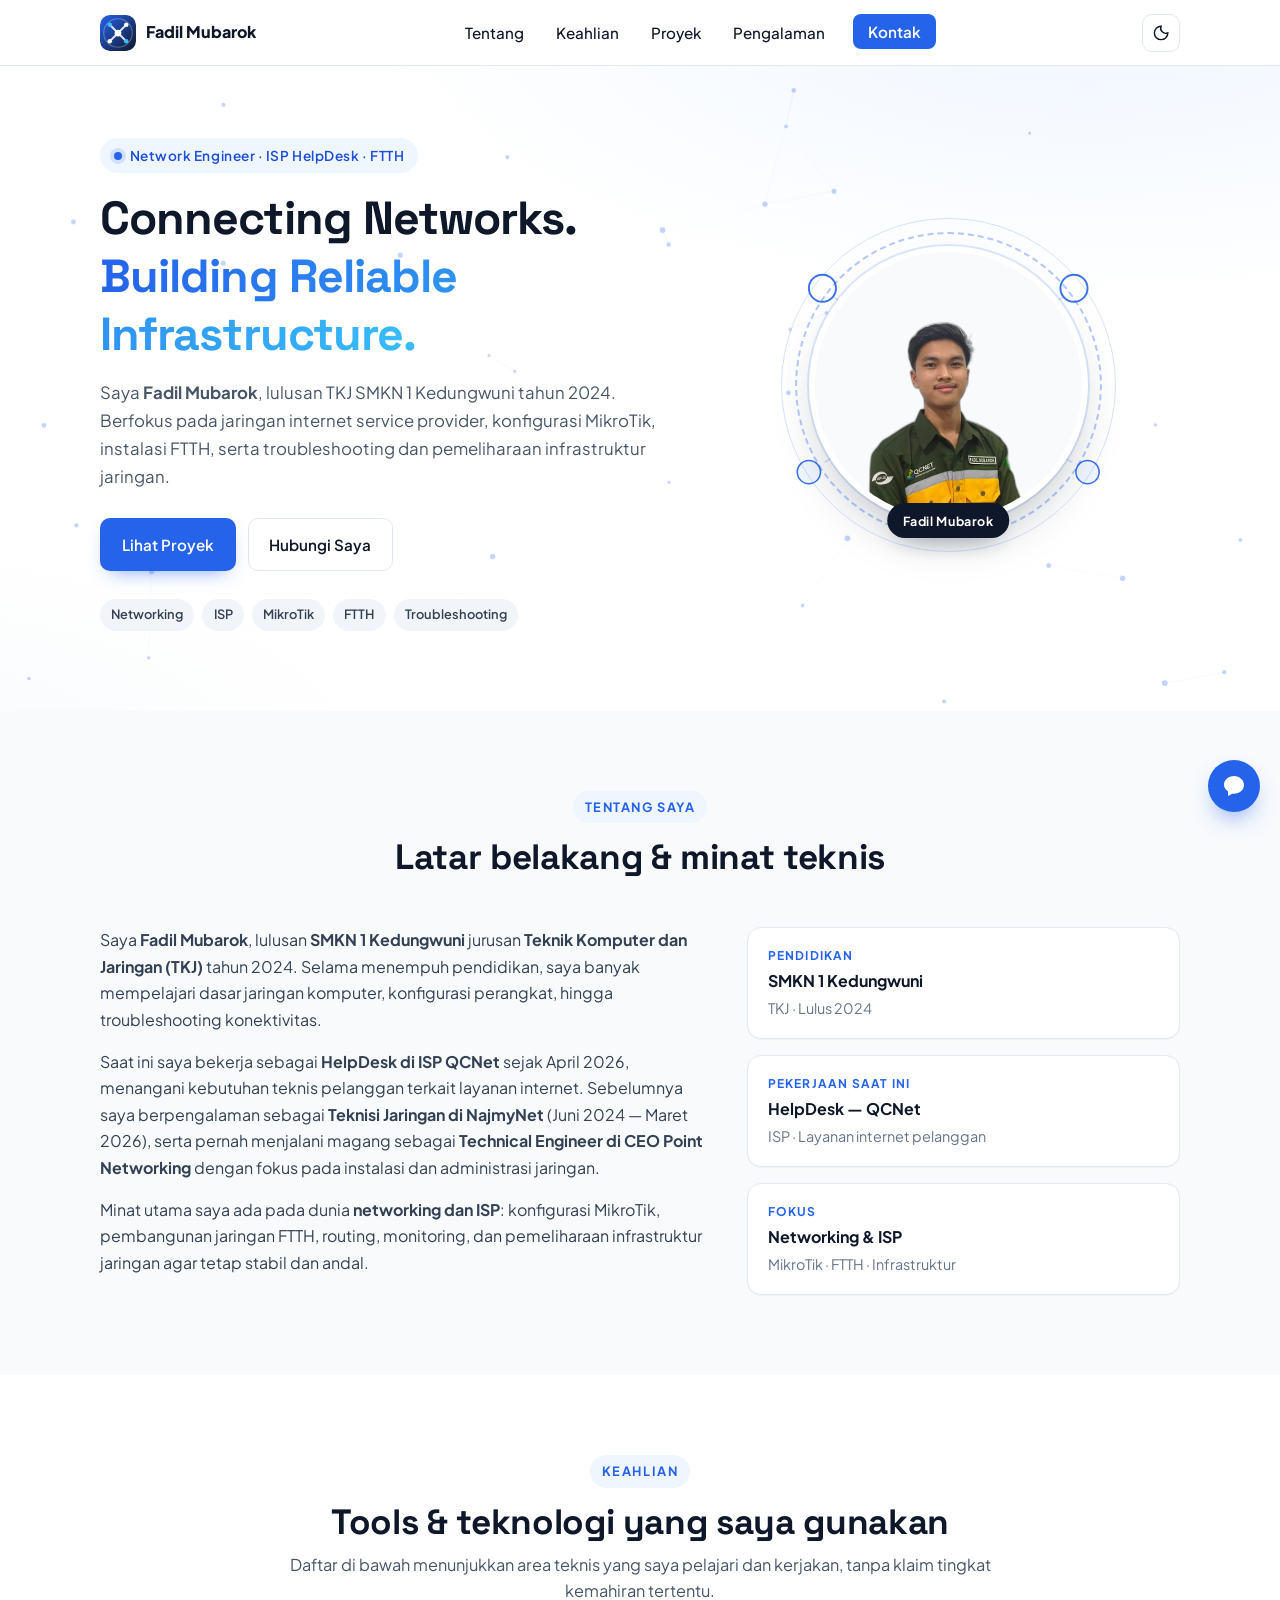
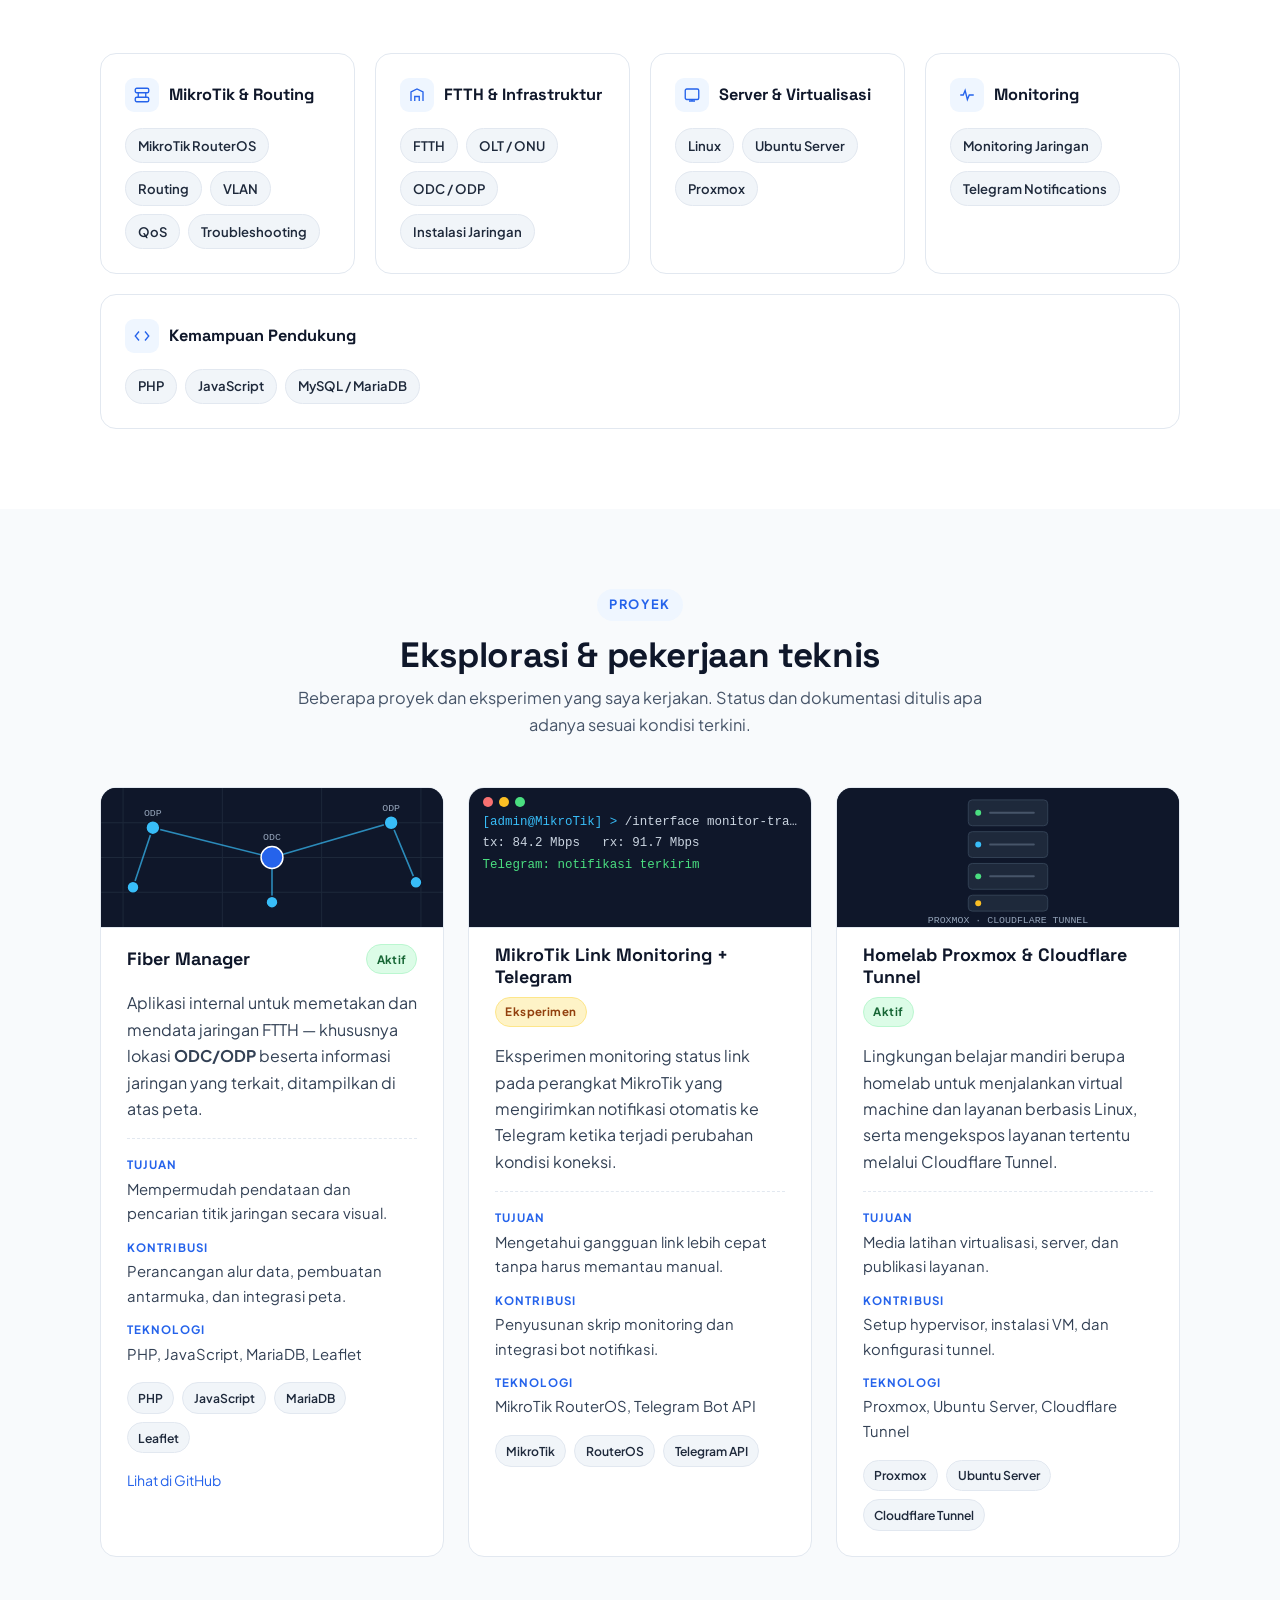
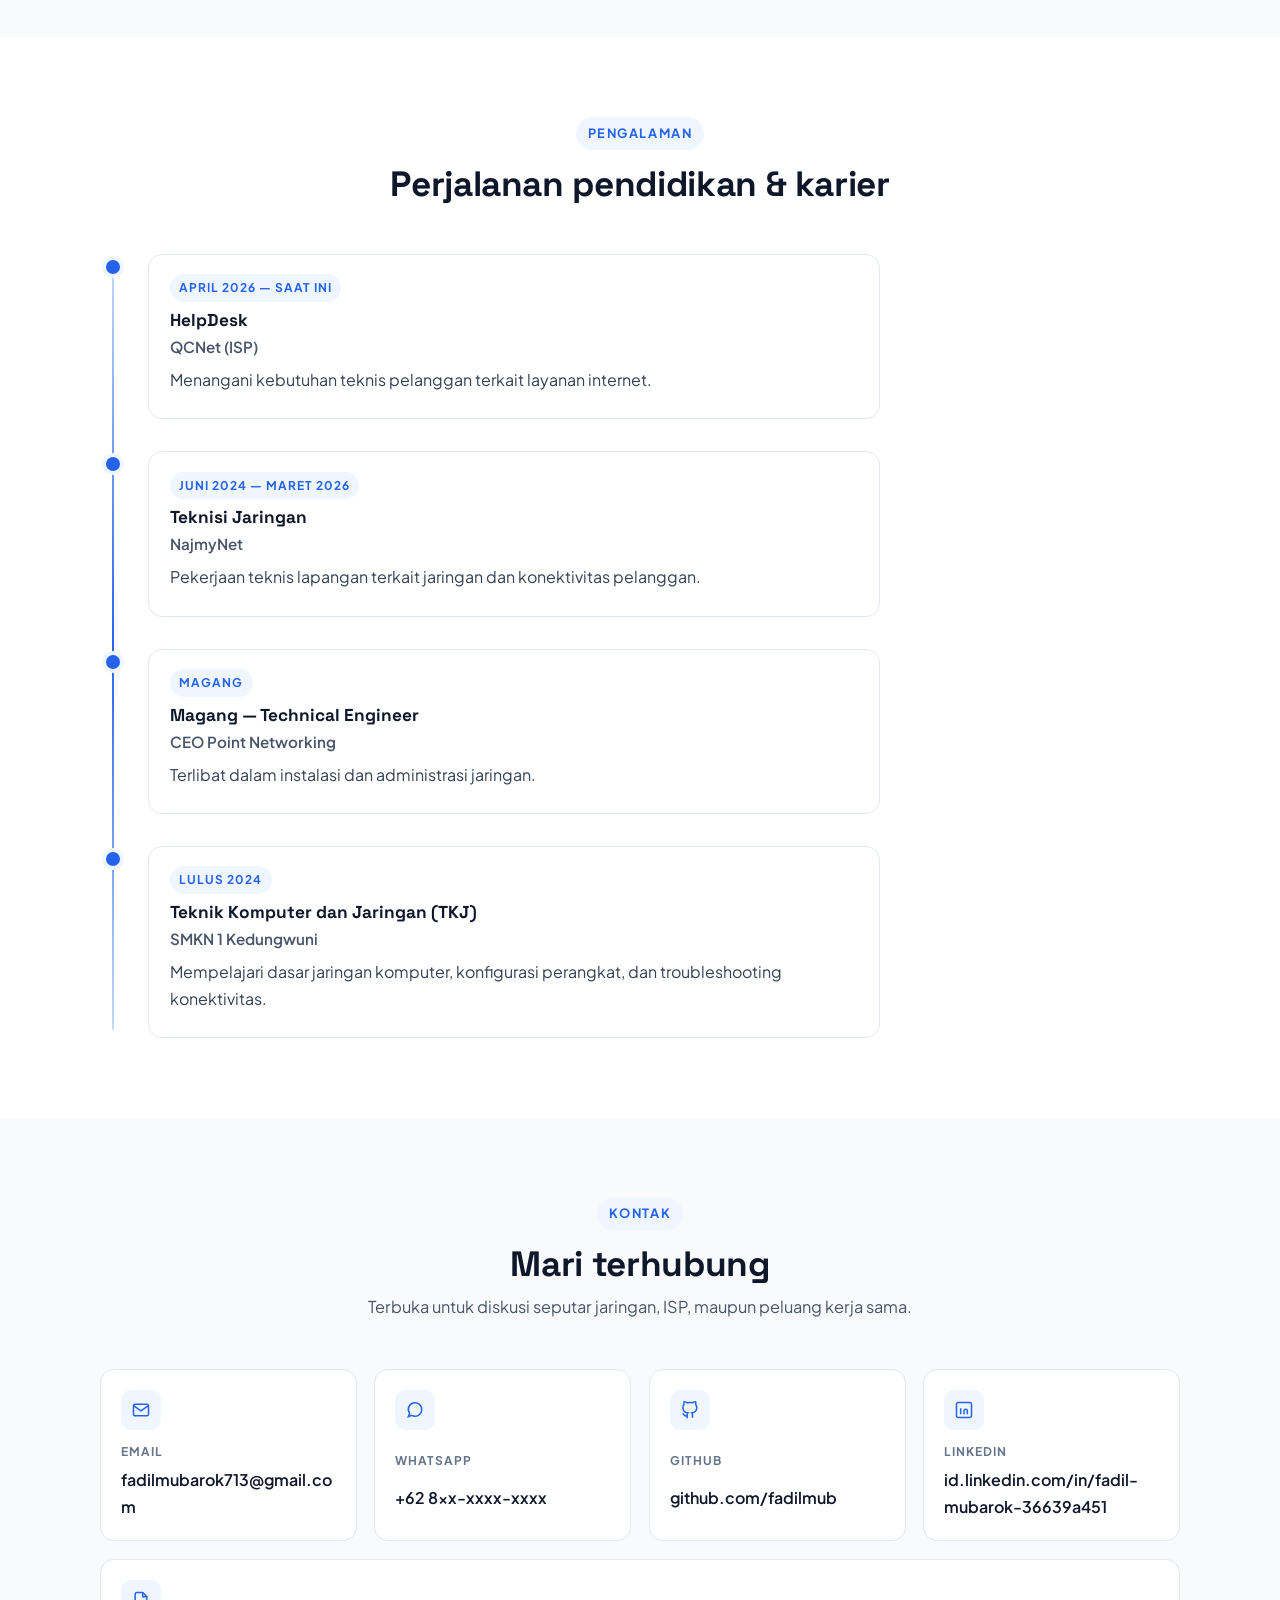
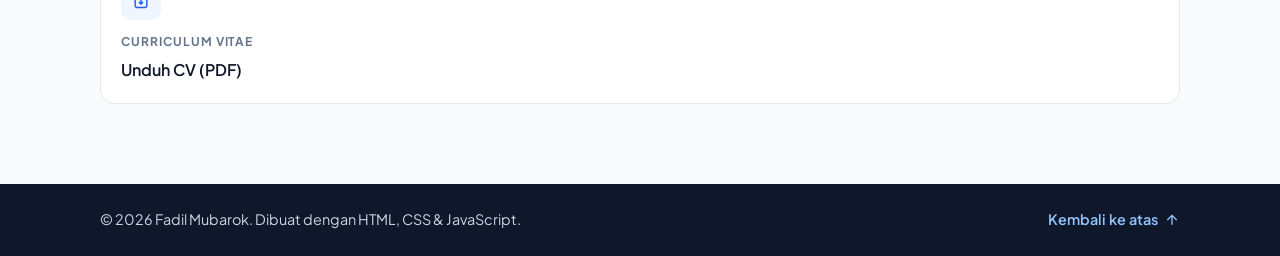
<file: index.html>
<!DOCTYPE html>
<html lang="id">
<head>
  <meta charset="UTF-8" />
  <meta name="viewport" content="width=device-width, initial-scale=1.0" />

  <!-- ============ SEO METADATA (EDIT jika perlu) ============ -->
  <title>Fadil Mubarok — Network Engineer | ISP HelpDesk | FTTH</title>
  <meta name="description" content="Portofolio Fadil Mubarok — lulusan TKJ SMKN 1 Kedungwuni yang berfokus pada jaringan, ISP, MikroTik, FTTH, troubleshooting, dan infrastruktur jaringan." />
  <meta name="author" content="Fadil Mubarok" />
  <meta name="keywords" content="Fadil Mubarok, Network Engineer, ISP, MikroTik, FTTH, HelpDesk, TKJ, Jaringan Komputer" />
  <meta name="theme-color" content="#2563EB" />
  <meta name="robots" content="index, follow" />

  <!-- Open Graph (EDIT url & gambar jika sudah tersedia) -->
  <meta property="og:type" content="website" />
  <meta property="og:title" content="Fadil Mubarok — Network Engineer | ISP HelpDesk | FTTH" />
  <meta property="og:description" content="Connecting Networks. Building Reliable Infrastructure." />
  <meta property="og:url" content="https://example.com/" />
  <meta property="og:image" content="assets/og-image.png" />
  <meta name="twitter:card" content="summary_large_image" />

  <!-- Canonical (EDIT setelah domain tersedia) -->
  <link rel="canonical" href="https://example.com/" />

  <!-- Favicon opsional: taruh file di assets/ lalu aktifkan baris berikut
  <link rel="icon" href="assets/favicon.svg" type="image/svg+xml" />
  -->

  <!-- Font: Plus Jakarta Sans (isi) & Space Grotesk (judul) -->
  <link rel="preconnect" href="https://fonts.googleapis.com" />
  <link rel="preconnect" href="https://fonts.gstatic.com" crossorigin />
  <!-- Font dimuat asinkron supaya tidak menahan render pertama (PageSpeed) -->
  <link href="https://fonts.googleapis.com/css2?family=Plus+Jakarta+Sans:wght@400;600;700;800&family=Space+Grotesk:wght@700;800&display=swap" rel="stylesheet" media="print" onload="this.media='all'" />
  <noscript><link href="https://fonts.googleapis.com/css2?family=Plus+Jakarta+Sans:wght@400;600;700;800&family=Space+Grotesk:wght@700;800&display=swap" rel="stylesheet" /></noscript>

  <link rel="stylesheet" href="style.css" />
</head>
<body>

  <!-- Scroll progress bar (lebar diatur via JS) -->
  <div class="scroll-progress" id="scrollProgress" aria-hidden="true"></div>

  <!-- Skip link untuk aksesibilitas keyboard -->
  <a class="skip-link" href="#main">Lewati ke konten utama</a>

  <!-- ============================================================
       NAVBAR
       ============================================================ -->
  <header class="site-header" id="siteHeader">
    <nav class="nav container" aria-label="Navigasi utama">
      <a class="nav__brand" href="#hero" aria-label="Fadil Mubarok — kembali ke atas">
        <svg class="nav__brand-mark" viewBox="0 0 48 48" aria-hidden="true">
          <defs><linearGradient id="fmLogoGrad" x1="0" y1="0" x2="1" y2="1">
            <stop offset="0" stop-color="#2563EB"/><stop offset="1" stop-color="#0F172A"/>
          </linearGradient></defs>
          <rect width="48" height="48" rx="11" fill="url(#fmLogoGrad)"/>
          <circle cx="24" cy="24" r="19" fill="none" stroke="#fff" stroke-opacity=".28" stroke-width="1.5"/>
          <g stroke="#fff" stroke-width="2.5" stroke-opacity=".85">
            <path d="M24 24 13 13M24 24l11-11M24 24l-11 11M24 24l11 11"/>
          </g>
          <circle cx="24" cy="24" r="4.5" fill="#fff"/>
          <circle cx="13" cy="13" r="3" fill="#38BDF8"/>
          <circle cx="35" cy="13" r="3" fill="#fff"/>
          <circle cx="13" cy="35" r="3" fill="#fff"/>
          <circle cx="35" cy="35" r="3" fill="#38BDF8"/>
        </svg>
        <span class="nav__brand-text">Fadil Mubarok</span>
      </a>

      <ul class="nav__menu" id="navMenu">
        <li><a class="nav__link" href="#tentang">Tentang</a></li>
        <li><a class="nav__link" href="#keahlian">Keahlian</a></li>
        <li><a class="nav__link" href="#proyek">Proyek</a></li>
        <li><a class="nav__link" href="#pengalaman">Pengalaman</a></li>
        <li><a class="nav__link nav__link--cta" href="#kontak">Kontak</a></li>
      </ul>

      <div class="nav__actions">
        <button
          class="theme-toggle"
          id="themeToggle"
          type="button"
          aria-label="Ganti ke mode gelap"
          aria-pressed="false"
        >
          <svg class="theme-toggle__icon theme-toggle__icon--moon" viewBox="0 0 24 24" fill="none" stroke="currentColor" stroke-width="1.8" aria-hidden="true"><path d="M20 12.5A8.5 8.5 0 1 1 11.5 4 6.5 6.5 0 0 0 20 12.5z"/></svg>
          <svg class="theme-toggle__icon theme-toggle__icon--sun" viewBox="0 0 24 24" fill="none" stroke="currentColor" stroke-width="1.8" aria-hidden="true"><circle cx="12" cy="12" r="4"/><path d="M12 2v2M12 20v2M4.9 4.9l1.4 1.4M17.7 17.7l1.4 1.4M2 12h2M20 12h2M4.9 19.1l1.4-1.4M17.7 6.3l1.4-1.4"/></svg>
        </button>

        <button
          class="nav__toggle"
          id="navToggle"
          type="button"
          aria-label="Buka menu navigasi"
          aria-expanded="false"
          aria-controls="navMenu"
        >
          <span class="nav__toggle-bar" aria-hidden="true"></span>
          <span class="nav__toggle-bar" aria-hidden="true"></span>
          <span class="nav__toggle-bar" aria-hidden="true"></span>
        </button>
      </div>
    </nav>
  </header>

  <main id="main">

        <!-- ============================================================
         HERO
         ============================================================ -->
    <section class="hero" id="hero">
      <canvas class="hero__canvas" id="netCanvas" aria-hidden="true"></canvas>
      <div class="container hero__inner">

        <div class="hero__content">
          <p class="hero__eyebrow">
            <span class="dot" aria-hidden="true"></span>
            Network Engineer · ISP HelpDesk · FTTH
          </p>

          <h1 class="hero__title">
            Connecting Networks.<br />
            <span class="text-blue">Building Reliable Infrastructure.</span>
          </h1>

          <p class="hero__desc">
            Saya <strong>Fadil Mubarok</strong>, lulusan TKJ SMKN 1 Kedungwuni tahun 2024.
            Berfokus pada jaringan internet service provider, konfigurasi MikroTik,
            instalasi FTTH, serta troubleshooting dan pemeliharaan infrastruktur jaringan.
          </p>

          <div class="hero__actions">
            <a class="btn btn--primary" href="#proyek">Lihat Proyek</a>
            <a class="btn btn--ghost" href="#kontak">Hubungi Saya</a>
          </div>

          <ul class="hero__tags" aria-label="Bidang fokus">
            <li>Networking</li>
            <li>ISP</li>
            <li>MikroTik</li>
            <li>FTTH</li>
            <li>Troubleshooting</li>
          </ul>
        </div>

        <!-- Foto profil + ilustrasi jaringan pendukung -->
        <div class="hero__art">
          <div class="profile">
            <!-- Aksen cincin dekoratif -->
            <span class="profile__ring" aria-hidden="true"></span>
            <span class="profile__ring profile__ring--2" aria-hidden="true"></span>

            <!-- Foto profil -->
            <!-- EDIT: ganti src dengan path foto kamu (assets/fadil.jpg) -->
            <figure class="profile__figure">
              <img
                class="profile__img"
                src="assets/fadil.svg"
                fetchpriority="high"
                alt="Foto profil Fadil Mubarok mengenakan seragam kerja QCNet"
                width="360" height="360"
                loading="eager"
                decoding="async"
              />
            </figure>

            <!-- Badge kecil di bawah foto -->
            <span class="profile__badge">Fadil Mubarok</span>
          </div>

          <!-- Ilustrasi SVG tetap dipertahankan sebagai latar jaringan -->
          <svg
            class="net-art net-art--back"
            viewBox="0 0 480 420"
            role="img"
            aria-hidden="true"
            xmlns="http://www.w3.org/2000/svg"
          >
            <defs>
              <linearGradient id="gCore" x1="0" y1="0" x2="1" y2="1">
                <stop offset="0%" stop-color="#2563EB" />
                <stop offset="100%" stop-color="#0F172A" />
              </linearGradient>
            </defs>

            <g class="net-lines" stroke="#2563EB" stroke-width="1.4"
               stroke-linecap="round" opacity="0.25" fill="none">
              <path d="M240 210 L110 110" />
              <path d="M240 210 L370 110" />
              <path d="M240 210 L96 300" />
              <path d="M240 210 L384 300" />
              <path d="M240 210 L240 344" />
            </g>

            <g class="net-node">
              <circle cx="110" cy="110" r="14" fill="#FFFFFF" stroke="#2563EB" stroke-width="2" />
            </g>
            <g class="net-node">
              <circle cx="370" cy="110" r="14" fill="#FFFFFF" stroke="#2563EB" stroke-width="2" />
            </g>
            <g class="net-node">
              <circle cx="96" cy="300" r="12" fill="#EFF6FF" stroke="#2563EB" stroke-width="1.6" />
            </g>
            <g class="net-node">
              <circle cx="384" cy="300" r="12" fill="#EFF6FF" stroke="#2563EB" stroke-width="1.6" />
            </g>
            <g class="net-node">
              <circle cx="240" cy="344" r="12" fill="#F8FAFC" stroke="#94A3B8" stroke-width="1.6" />
            </g>

            <circle class="net-core" cx="240" cy="210" r="24" fill="url(#gCore)" opacity="0.9" />
          </svg>
        </div>

      </div>
    </section>

    <!-- ============================================================
         TENTANG SAYA
         ============================================================ -->
    <section class="section section--gray" id="tentang">
      <div class="container">
        <header class="section__head reveal">
          <p class="section__eyebrow">Tentang Saya</p>
          <h2 class="section__title">Latar belakang &amp; minat teknis</h2>
        </header>

        <div class="about">
          <div class="about__text reveal">
            <p>
              Saya <strong>Fadil Mubarok</strong>, lulusan <strong>SMKN 1 Kedungwuni</strong>
              jurusan <strong>Teknik Komputer dan Jaringan (TKJ)</strong> tahun 2024.
              Selama menempuh pendidikan, saya banyak mempelajari dasar jaringan komputer,
              konfigurasi perangkat, hingga troubleshooting konektivitas.
            </p>
            <p>
              Saat ini saya bekerja sebagai <strong>HelpDesk di ISP QCNet</strong>
              sejak April 2026, menangani kebutuhan teknis pelanggan terkait
              layanan internet. Sebelumnya saya berpengalaman sebagai
              <strong>Teknisi Jaringan di NajmyNet</strong>
              (Juni 2024 — Maret 2026), serta pernah menjalani magang sebagai
              <strong>Technical Engineer di CEO Point Networking</strong> dengan fokus
              pada instalasi dan administrasi jaringan.
            </p>
            <p>
              Minat utama saya ada pada dunia <strong>networking dan ISP</strong>:
              konfigurasi MikroTik, pembangunan jaringan FTTH, routing, monitoring,
              dan pemeliharaan infrastruktur jaringan agar tetap stabil dan andal.
            </p>
          </div>

          <aside class="about__cards reveal" aria-label="Ringkasan singkat">
            <div class="mini-card">
              <span class="mini-card__label">Pendidikan</span>
              <span class="mini-card__value">SMKN 1 Kedungwuni</span>
              <span class="mini-card__sub">TKJ · Lulus 2024</span>
            </div>
            <div class="mini-card">
              <span class="mini-card__label">Pekerjaan saat ini</span>
              <span class="mini-card__value">HelpDesk — QCNet</span>
              <span class="mini-card__sub">ISP · Layanan internet pelanggan</span>
            </div>
            <div class="mini-card">
              <span class="mini-card__label">Fokus</span>
              <span class="mini-card__value">Networking &amp; ISP</span>
              <span class="mini-card__sub">MikroTik · FTTH · Infrastruktur</span>
            </div>
          </aside>
        </div>
      </div>
    </section>

    <!-- ============================================================
         KEAHLIAN
         ============================================================ -->
    <section class="section" id="keahlian">
      <div class="container">
        <header class="section__head reveal">
          <p class="section__eyebrow">Keahlian</p>
          <h2 class="section__title">Tools &amp; teknologi yang saya gunakan</h2>
          <p class="section__lead">
            Daftar di bawah menunjukkan area teknis yang saya pelajari dan kerjakan,
            tanpa klaim tingkat kemahiran tertentu.
          </p>
        </header>

        <div class="skills">

          <!-- EDIT: sesuaikan isi kategori bila ada perubahan -->
          <article class="skill-card reveal">
            <h3 class="skill-card__title">
              <span class="skill-card__icon" aria-hidden="true">
                <svg viewBox="0 0 24 24" fill="none" stroke="currentColor" stroke-width="1.8">
                  <rect x="3" y="3" width="18" height="6" rx="2"/>
                  <rect x="3" y="15" width="18" height="6" rx="2"/>
                  <path d="M7 9v6M17 9v6"/>
                </svg>
              </span>
              MikroTik &amp; Routing
            </h3>
            <ul class="chips">
              <li>MikroTik RouterOS</li>
              <li>Routing</li>
              <li>VLAN</li>
              <li>QoS</li>
              <li>Troubleshooting</li>
            </ul>
          </article>

          <article class="skill-card reveal">
            <h3 class="skill-card__title">
              <span class="skill-card__icon" aria-hidden="true">
                <svg viewBox="0 0 24 24" fill="none" stroke="currentColor" stroke-width="1.8">
                  <path d="M4 20V8l8-4 8 4v12"/>
                  <path d="M9 20v-6h6v6"/>
                </svg>
              </span>
              FTTH &amp; Infrastruktur
            </h3>
            <ul class="chips">
              <li>FTTH</li>
              <li>OLT / ONU</li>
              <li>ODC / ODP</li>
              <li>Instalasi Jaringan</li>
            </ul>
          </article>

          <article class="skill-card reveal">
            <h3 class="skill-card__title">
              <span class="skill-card__icon" aria-hidden="true">
                <svg viewBox="0 0 24 24" fill="none" stroke="currentColor" stroke-width="1.8">
                  <rect x="3" y="4" width="18" height="14" rx="2"/>
                  <path d="M8 20h8M12 18v2"/>
                </svg>
              </span>
              Server &amp; Virtualisasi
            </h3>
            <ul class="chips">
              <li>Linux</li>
              <li>Ubuntu Server</li>
              <li>Proxmox</li>
            </ul>
          </article>

          <article class="skill-card reveal">
            <h3 class="skill-card__title">
              <span class="skill-card__icon" aria-hidden="true">
                <svg viewBox="0 0 24 24" fill="none" stroke="currentColor" stroke-width="1.8">
                  <path d="M3 12h4l2.5-6 3 12 2.5-6h6"/>
                </svg>
              </span>
              Monitoring
            </h3>
            <ul class="chips">
              <li>Monitoring Jaringan</li>
              <li>Telegram Notifications</li>
            </ul>
          </article>

          <article class="skill-card skill-card--wide reveal">
            <h3 class="skill-card__title">
              <span class="skill-card__icon" aria-hidden="true">
                <svg viewBox="0 0 24 24" fill="none" stroke="currentColor" stroke-width="1.8">
                  <path d="M8 6l-5 6 5 6M16 6l5 6-5 6"/>
                </svg>
              </span>
              Kemampuan Pendukung
            </h3>
            <ul class="chips">
              <li>PHP</li>
              <li>JavaScript</li>
              <li>MySQL / MariaDB</li>
            </ul>
          </article>

        </div>
      </div>
    </section>

    <!-- ============================================================
         PROYEK
         ============================================================ -->
    <section class="section section--gray" id="proyek">
      <div class="container">
        <header class="section__head reveal">
          <p class="section__eyebrow">Proyek</p>
          <h2 class="section__title">Eksplorasi &amp; pekerjaan teknis</h2>
          <p class="section__lead">
            Beberapa proyek dan eksperimen yang saya kerjakan. Status dan dokumentasi
            ditulis apa adanya sesuai kondisi terkini.
          </p>
        </header>

        <div class="projects">

          <!-- Proyek 1 -->
          <article class="project-card reveal">
            <div class="project-card__visual" aria-hidden="true">
              <svg viewBox="0 0 400 140" preserveAspectRatio="xMidYMid slice">
                <rect width="400" height="140" fill="#0F172A"/>
                <g stroke="#1E293B" stroke-width="1">
                  <path d="M0 35H400M0 70H400M0 105H400M50 0V140M150 0V140M250 0V140M350 0V140"/>
                </g>
                <g stroke="#38BDF8" stroke-width="1.6" fill="none" opacity="0.7">
                  <path d="M200 70 L80 40 L60 100"/>
                  <path d="M200 70 L320 35 L345 95"/>
                  <path d="M200 70 L200 115"/>
                </g>
                <circle cx="200" cy="70" r="11" fill="#2563EB" stroke="#fff" stroke-width="1.5"/>
                <g fill="#38BDF8" stroke="#0F172A" stroke-width="1.5">
                  <circle cx="80" cy="40" r="7"/>
                  <circle cx="320" cy="35" r="7"/>
                  <circle cx="60" cy="100" r="6"/>
                  <circle cx="345" cy="95" r="6"/>
                  <circle cx="200" cy="115" r="6"/>
                </g>
                <g fill="#94A3B8" font-family="monospace" font-size="10">
                  <text x="200" y="52" text-anchor="middle">ODC</text>
                  <text x="80" y="28" text-anchor="middle">ODP</text>
                  <text x="320" y="23" text-anchor="middle">ODP</text>
                </g>
              </svg>
            </div>
            <div class="project-card__top">
              <h3 class="project-card__title">Fiber Manager</h3>
              <span class="badge badge--ok">Aktif</span>
            </div>
            <p class="project-card__desc">
              Aplikasi internal untuk memetakan dan mendata jaringan FTTH —
              khususnya lokasi <strong>ODC/ODP</strong> beserta informasi jaringan
              yang terkait, ditampilkan di atas peta.
            </p>
            <dl class="project-card__meta">
              <div>
                <dt>Tujuan</dt>
                <dd>Mempermudah pendataan dan pencarian titik jaringan secara visual.</dd>
              </div>
              <div>
                <dt>Kontribusi</dt>
                <dd>Perancangan alur data, pembuatan antarmuka, dan integrasi peta.</dd>
              </div>
              <div>
                <dt>Teknologi</dt>
                <dd>PHP, JavaScript, MariaDB, Leaflet</dd>
              </div>
            </dl>
            <ul class="chips chips--sm">
              <li>PHP</li>
              <li>JavaScript</li>
              <li>MariaDB</li>
              <li>Leaflet</li>
            </ul>
            <p class="project-card__link">
              <a href="https://github.com/fadilmub/fiber-manager" target="_blank" rel="noopener noreferrer">Lihat di GitHub</a>
            </p>
          </article>

          <!-- Proyek 2 -->
          <article class="project-card reveal">
            <div class="project-card__visual project-card__visual--terminal" aria-hidden="true">
              <div class="terminal">
                <div class="terminal__bar"><span></span><span></span><span></span></div>
                <p><span class="t-prompt">[admin@MikroTik] &gt;</span> /interface monitor-traffic ether1</p>
                <p>tx: 84.2 Mbps &nbsp; rx: 91.7 Mbps</p>
                <p class="t-ok">Telegram: notifikasi terkirim</p>
              </div>
            </div>
            <div class="project-card__top">
              <h3 class="project-card__title">MikroTik Link Monitoring + Telegram</h3>
              <span class="badge badge--warn">Eksperimen</span>
            </div>
            <p class="project-card__desc">
              Eksperimen monitoring status link pada perangkat MikroTik yang
              mengirimkan notifikasi otomatis ke Telegram ketika terjadi
              perubahan kondisi koneksi.
            </p>
            <dl class="project-card__meta">
              <div>
                <dt>Tujuan</dt>
                <dd>Mengetahui gangguan link lebih cepat tanpa harus memantau manual.</dd>
              </div>
              <div>
                <dt>Kontribusi</dt>
                <dd>Penyusunan skrip monitoring dan integrasi bot notifikasi.</dd>
              </div>
              <div>
                <dt>Teknologi</dt>
                <dd>MikroTik RouterOS, Telegram Bot API</dd>
              </div>
            </dl>
            <ul class="chips chips--sm">
              <li>MikroTik</li>
              <li>RouterOS</li>
              <li>Telegram API</li>
            </ul>
          </article>

          <!-- Proyek 3 -->
          <article class="project-card reveal">
            <div class="project-card__visual" aria-hidden="true">
              <svg viewBox="0 0 400 140" preserveAspectRatio="xMidYMid slice">
                <rect width="400" height="140" fill="#0F172A"/>
                <g fill="#1E293B" stroke="#334155">
                  <rect x="160" y="12" width="80" height="26" rx="4"/>
                  <rect x="160" y="44" width="80" height="26" rx="4"/>
                  <rect x="160" y="76" width="80" height="26" rx="4"/>
                  <rect x="160" y="108" width="80" height="16" rx="4"/>
                </g>
                <g>
                  <circle class="led" cx="170" cy="25" r="3" fill="#4ADE80"/>
                  <circle class="led" cx="170" cy="57" r="3" fill="#38BDF8"/>
                  <circle class="led" cx="170" cy="89" r="3" fill="#4ADE80"/>
                  <circle class="led" cx="170" cy="116" r="3" fill="#FBBF24"/>
                </g>
                <g stroke="#475569" stroke-width="2" stroke-linecap="round">
                  <path d="M182 25h44M182 57h44M182 89h44"/>
                </g>
                <text x="200" y="136" text-anchor="middle" fill="#94A3B8" font-family="monospace" font-size="10">PROXMOX · CLOUDFLARE TUNNEL</text>
              </svg>
            </div>
            <div class="project-card__top">
              <h3 class="project-card__title">Homelab Proxmox &amp; Cloudflare Tunnel</h3>
              <span class="badge badge--ok">Aktif</span>
            </div>
            <p class="project-card__desc">
              Lingkungan belajar mandiri berupa homelab untuk menjalankan
              virtual machine dan layanan berbasis Linux, serta mengekspos
              layanan tertentu melalui Cloudflare Tunnel.
            </p>
            <dl class="project-card__meta">
              <div>
                <dt>Tujuan</dt>
                <dd>Media latihan virtualisasi, server, dan publikasi layanan.</dd>
              </div>
              <div>
                <dt>Kontribusi</dt>
                <dd>Setup hypervisor, instalasi VM, dan konfigurasi tunnel.</dd>
              </div>
              <div>
                <dt>Teknologi</dt>
                <dd>Proxmox, Ubuntu Server, Cloudflare Tunnel</dd>
              </div>
            </dl>
            <ul class="chips chips--sm">
              <li>Proxmox</li>
              <li>Ubuntu Server</li>
              <li>Cloudflare Tunnel</li>
            </ul>
          </article>

        </div>
      </div>
    </section>

    <!-- ============================================================
         PENGALAMAN (TIMELINE)
         ============================================================ -->
    <section class="section" id="pengalaman">
      <div class="container">
        <header class="section__head reveal">
          <p class="section__eyebrow">Pengalaman</p>
          <h2 class="section__title">Perjalanan pendidikan &amp; karier</h2>
        </header>

        <ol class="timeline">

          <li class="timeline__item reveal">
            <div class="timeline__dot" aria-hidden="true"></div>
            <div class="timeline__body">
              <span class="timeline__period">April 2026 — Saat ini</span>
              <h3 class="timeline__role">HelpDesk</h3>
              <p class="timeline__org">QCNet (ISP)</p>
              <p class="timeline__desc">
                Menangani kebutuhan teknis pelanggan terkait layanan internet.
              </p>
            </div>
          </li>

          <li class="timeline__item reveal">
            <div class="timeline__dot" aria-hidden="true"></div>
            <div class="timeline__body">
              <span class="timeline__period">Juni 2024 — Maret 2026</span>
              <h3 class="timeline__role">Teknisi Jaringan</h3>
              <p class="timeline__org">NajmyNet</p>
              <p class="timeline__desc">
                Pekerjaan teknis lapangan terkait jaringan dan konektivitas pelanggan.
              </p>
            </div>
          </li>

          <li class="timeline__item reveal">
            <div class="timeline__dot" aria-hidden="true"></div>
            <div class="timeline__body">
              <span class="timeline__period">Magang</span>
              <h3 class="timeline__role">Magang — Technical Engineer</h3>
              <p class="timeline__org">CEO Point Networking</p>
              <p class="timeline__desc">
                Terlibat dalam instalasi dan administrasi jaringan.
              </p>
            </div>
          </li>

          <li class="timeline__item reveal">
            <div class="timeline__dot" aria-hidden="true"></div>
            <div class="timeline__body">
              <span class="timeline__period">Lulus 2024</span>
              <h3 class="timeline__role">Teknik Komputer dan Jaringan (TKJ)</h3>
              <p class="timeline__org">SMKN 1 Kedungwuni</p>
              <p class="timeline__desc">
                Mempelajari dasar jaringan komputer, konfigurasi perangkat,
                dan troubleshooting konektivitas.
              </p>
            </div>
          </li>

        </ol>
      </div>
    </section>

    <!-- ============================================================
         KONTAK
         ============================================================ -->
    <section class="section section--gray" id="kontak">
      <div class="container">
        <header class="section__head reveal">
          <p class="section__eyebrow">Kontak</p>
          <h2 class="section__title">Mari terhubung</h2>
          <p class="section__lead">
            Terbuka untuk diskusi seputar jaringan, ISP, maupun peluang kerja sama.
          </p>
        </header>

        <!-- EDIT: ganti semua placeholder di bawah dengan data asli -->
        <div class="contact-grid">

          <a class="contact-card reveal" href="mailto:fadilmubarok713@gmail.com">
            <span class="contact-card__icon" aria-hidden="true">
              <svg viewBox="0 0 24 24" fill="none" stroke="currentColor" stroke-width="1.8">
                <rect x="3" y="5" width="18" height="14" rx="2"/>
                <path d="M3.5 7l8.5 6 8.5-6"/>
              </svg>
            </span>
            <span class="contact-card__label">Email</span>
            <span class="contact-card__value">fadilmubarok713@gmail.com</span>
          </a>

          <a class="contact-card reveal" href="https://wa.me/628xxxxxxxxxx" target="_blank" rel="noopener noreferrer">
            <span class="contact-card__icon" aria-hidden="true">
              <svg viewBox="0 0 24 24" fill="none" stroke="currentColor" stroke-width="1.8">
                <path d="M20 11.5a8 8 0 01-11.9 7L4 20l1.6-4A8 8 0 1120 11.5z"/>
              </svg>
            </span>
            <span class="contact-card__label">WhatsApp</span>
            <span class="contact-card__value">+62 8xx-xxxx-xxxx</span>
          </a>

          <a class="contact-card reveal" href="https://github.com/fadilmub" target="_blank" rel="noopener noreferrer">
            <span class="contact-card__icon" aria-hidden="true">
              <svg viewBox="0 0 24 24" fill="none" stroke="currentColor" stroke-width="1.8">
                <path d="M9 19c-4 1.2-4-2.2-6-2.7m12 5v-3.4a3 3 0 00-.9-2.4c3-.3 6-1.5 6-6.5a5 5 0 00-1.4-3.5 4.6 4.6 0 00-.1-3.5s-1.1-.3-3.6 1.4a12.3 12.3 0 00-6.4 0C6.1 1.7 5 2 5 2a4.6 4.6 0 00-.1 3.5A5 5 0 003.5 9c0 5 3 6.2 6 6.5a3 3 0 00-.9 2.3V22"/>
              </svg>
            </span>
            <span class="contact-card__label">GitHub</span>
            <span class="contact-card__value">github.com/fadilmub</span>
          </a>

          <a class="contact-card reveal" href="https://id.linkedin.com/in/fadil-mubarok-36639a451" target="_blank" rel="noopener noreferrer">
            <span class="contact-card__icon" aria-hidden="true">
              <svg viewBox="0 0 24 24" fill="none" stroke="currentColor" stroke-width="1.8">
                <rect x="3" y="3" width="18" height="18" rx="2"/>
                <path d="M8 10v7M8 7v.01M12 17v-4a2 2 0 014 0v4"/>
              </svg>
            </span>
            <span class="contact-card__label">LinkedIn</span>
            <span class="contact-card__value">id.linkedin.com/in/fadil-mubarok-36639a451</span>
          </a>

          <a class="contact-card contact-card--wide reveal" href="assets/cv-fadil-mubarok.pdf" download>
            <span class="contact-card__icon" aria-hidden="true">
              <svg viewBox="0 0 24 24" fill="none" stroke="currentColor" stroke-width="1.8">
                <path d="M14 3H7a2 2 0 00-2 2v14a2 2 0 002 2h10a2 2 0 002-2V8z"/>
                <path d="M14 3v5h5M12 12v5M9.5 14.5L12 17l2.5-2.5"/>
              </svg>
            </span>
            <span class="contact-card__label">Curriculum Vitae</span>
            <span class="contact-card__value">Unduh CV (PDF)</span>
          </a>

        </div>
      </div>
    </section>

  </main>

  <!-- ============================================================
       FOOTER
       ============================================================ -->
  <footer class="footer">
    <div class="container footer__inner">
      <p class="footer__text">
        © <span id="year">2025</span> Fadil Mubarok. Dibuat dengan HTML, CSS &amp; JavaScript.
      </p>
      <a class="footer__top" href="#hero" aria-label="Kembali ke atas">
        Kembali ke atas
        <svg viewBox="0 0 24 24" fill="none" stroke="currentColor" stroke-width="2" aria-hidden="true">
          <path d="M12 19V5M5 12l7-7 7 7"/>
        </svg>
      </a>
    </div>
  </footer>

  <!-- Tombol kembali ke atas (muncul saat scroll) -->
  <button class="to-top" id="toTop" type="button" aria-label="Kembali ke atas halaman">
    <svg viewBox="0 0 24 24" fill="none" stroke="currentColor" stroke-width="2.2" aria-hidden="true">
      <path d="M12 19V5M5 12l7-7 7 7"/>
    </svg>
  </button>

  <!-- Widget chat AI "Tanya tentang Fadil" -->
  <button class="chat-toggle" id="chatToggle" type="button" aria-label="Buka chat" title="Tanya tentang Fadil">
    <svg viewBox="0 0 24 24" fill="currentColor" aria-hidden="true">
      <path d="M12 2C6.48 2 2 5.94 2 10.8c0 2.7 1.58 5.1 4.07 6.66v4.54l4.2-2.3c.57.09 1.15.14 1.73.14 5.52 0 10-3.94 10-8.8S17.52 2 12 2z"/>
    </svg>
  </button>

  <div class="chat-panel" id="chatPanel" role="dialog" aria-labelledby="chatTitle" hidden>
    <div class="chat-panel__head">
      <h2 id="chatTitle">Tanya tentang Fadil</h2>
      <button class="chat-panel__close" id="chatClose" type="button" aria-label="Tutup chat">&times;</button>
    </div>
    <div class="chat-panel__messages" id="chatMessages"></div>
    <form class="chat-panel__form" id="chatForm" autocomplete="off">
      <input type="text" id="chatInput" placeholder="Ketik pesan…" maxlength="500" required>
      <button type="submit" id="chatSend">Kirim</button>
    </form>
  </div>

  <script src="script.js"></script>
</body>
</html>
</file>
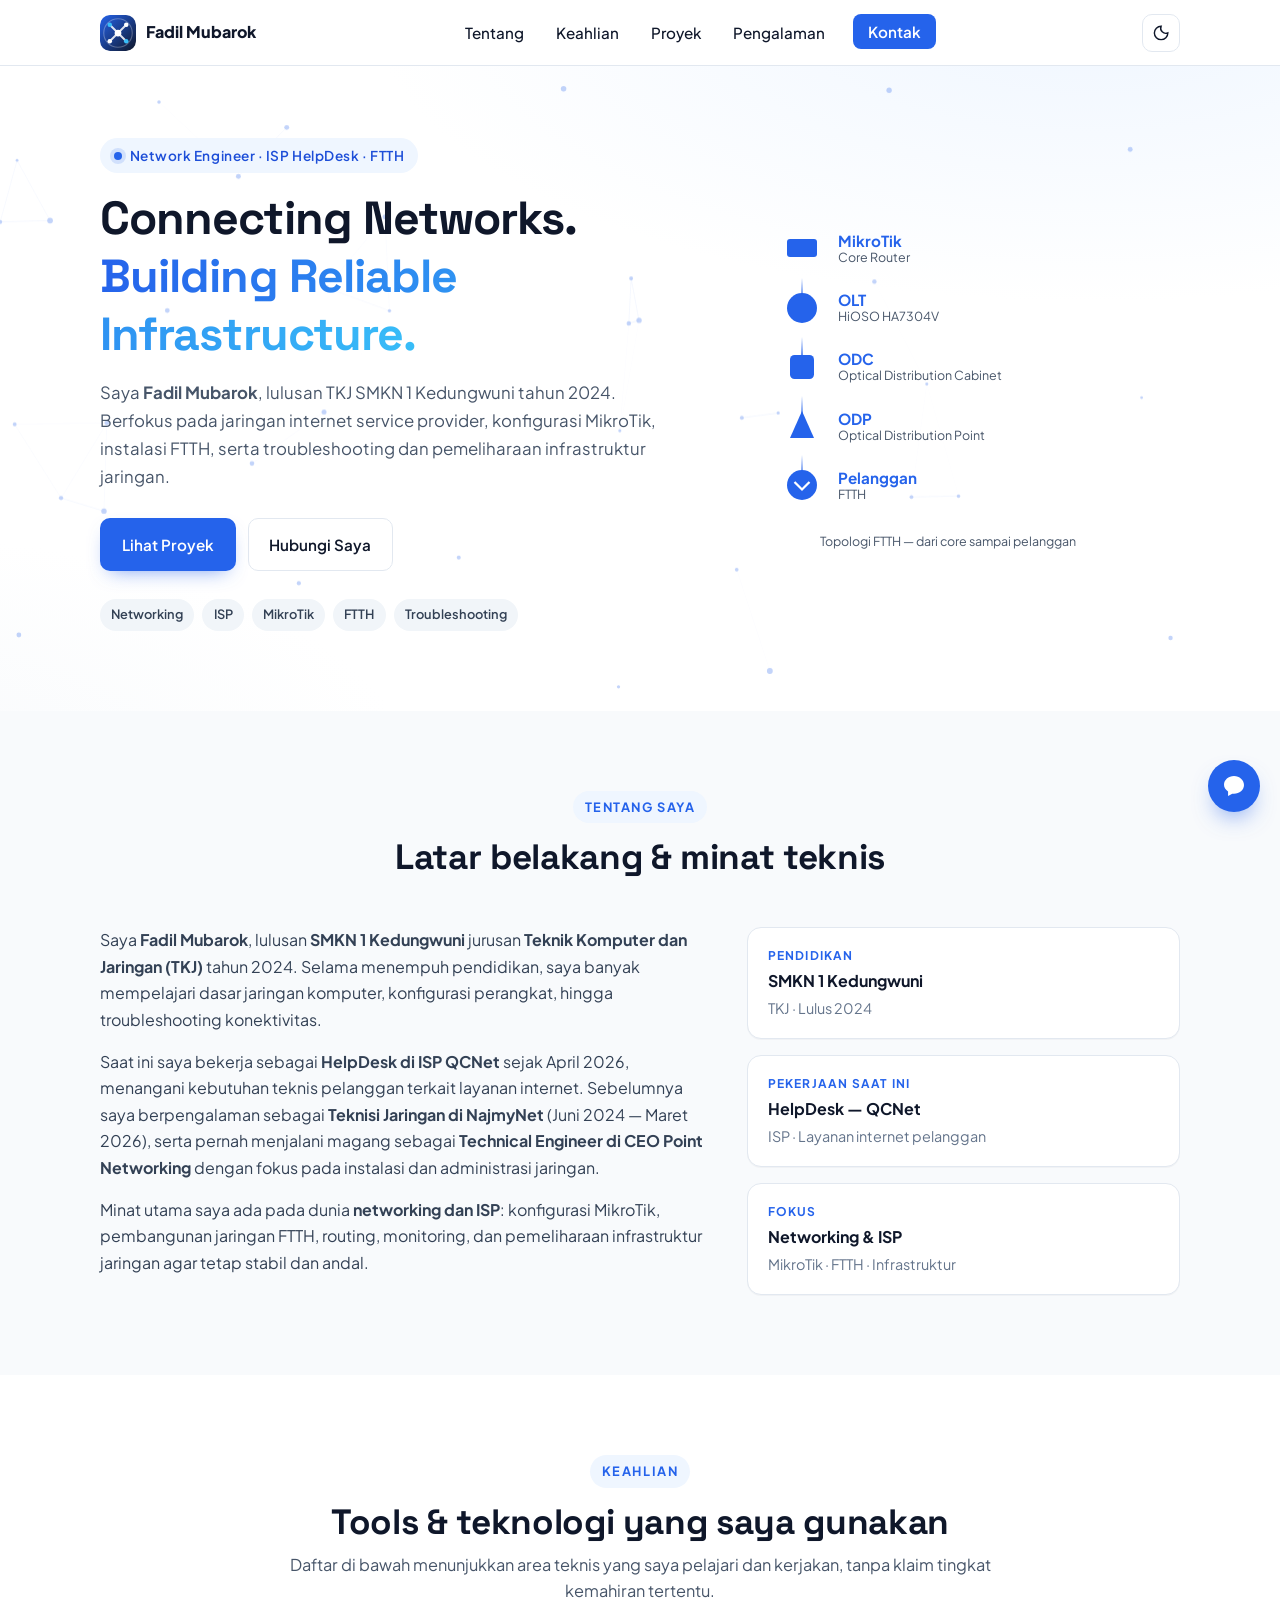
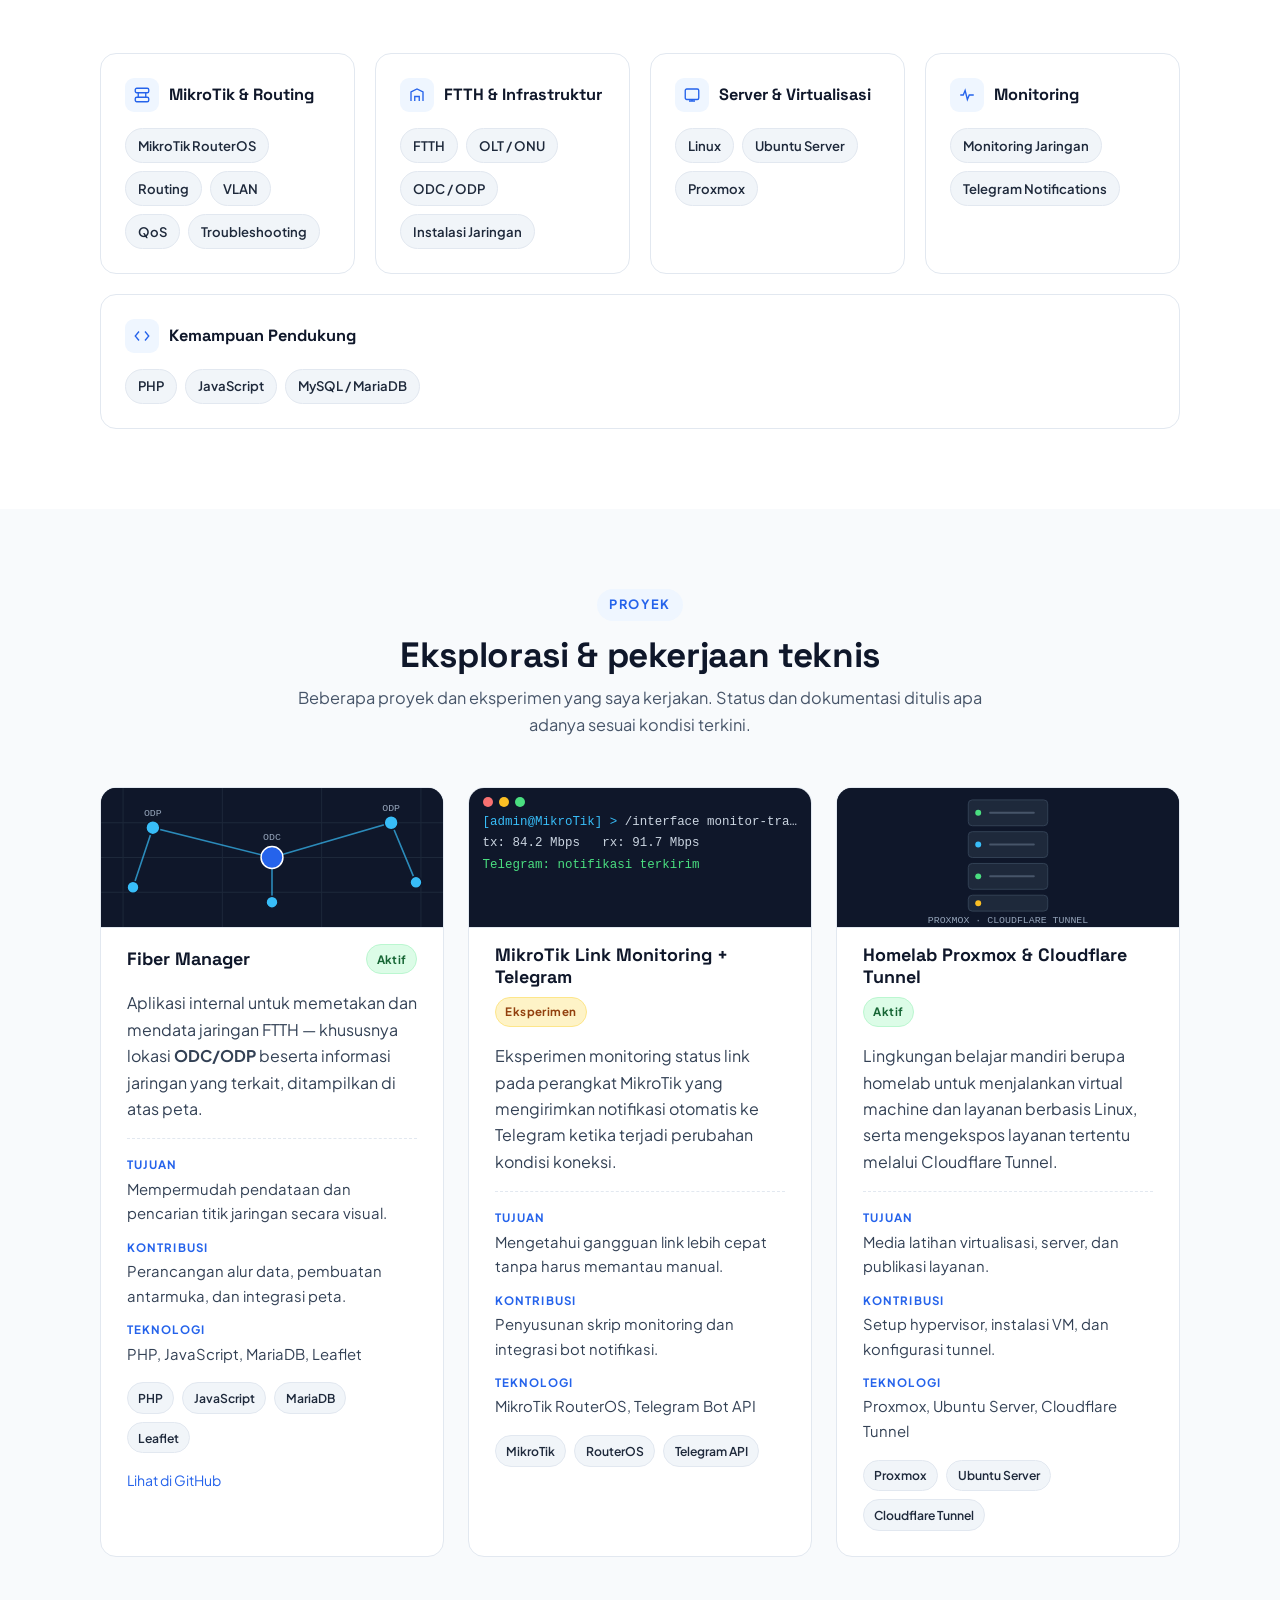
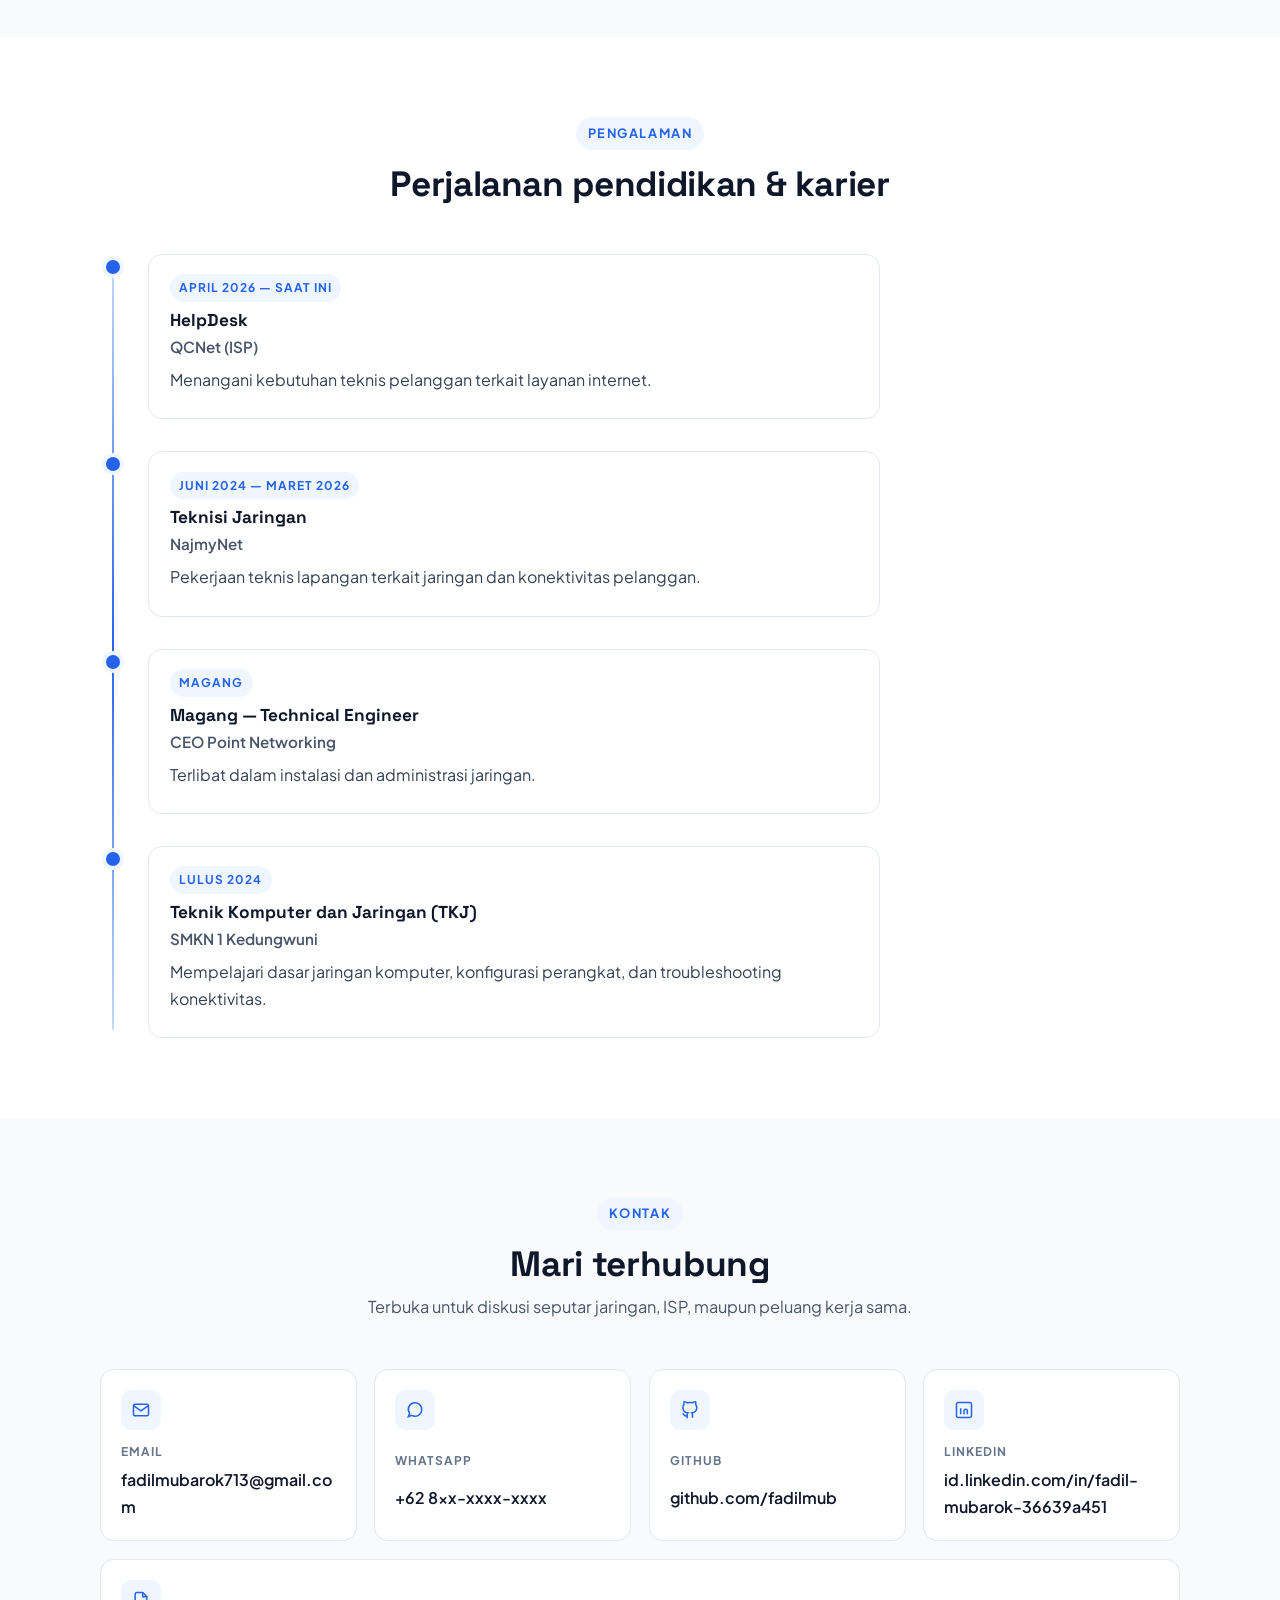
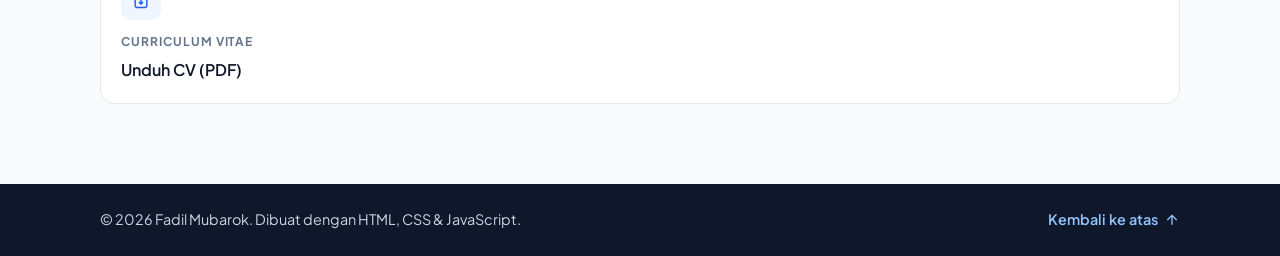
<file: tanpa-foto.html>
<!DOCTYPE html>
<html lang="id">
<head>
  <meta charset="UTF-8" />
  <meta name="viewport" content="width=device-width, initial-scale=1.0" />

  <!-- ============ SEO METADATA (EDIT jika perlu) ============ -->
  <title>Fadil Mubarok — Network Engineer | ISP HelpDesk | FTTH</title>
  <meta name="description" content="Portofolio Fadil Mubarok — lulusan TKJ SMKN 1 Kedungwuni yang berfokus pada jaringan, ISP, MikroTik, FTTH, troubleshooting, dan infrastruktur jaringan." />
  <meta name="author" content="Fadil Mubarok" />
  <meta name="keywords" content="Fadil Mubarok, Network Engineer, ISP, MikroTik, FTTH, HelpDesk, TKJ, Jaringan Komputer" />
  <meta name="theme-color" content="#2563EB" />
  <meta name="robots" content="index, follow" />

  <!-- Open Graph (EDIT url & gambar jika sudah tersedia) -->
  <meta property="og:type" content="website" />
  <meta property="og:title" content="Fadil Mubarok — Network Engineer | ISP HelpDesk | FTTH" />
  <meta property="og:description" content="Connecting Networks. Building Reliable Infrastructure." />
  <meta property="og:url" content="https://example.com/" />
  <meta property="og:image" content="assets/og-image.png" />
  <meta name="twitter:card" content="summary_large_image" />

  <!-- Canonical (EDIT setelah domain tersedia) -->
  <link rel="canonical" href="https://example.com/" />

  <!-- Favicon opsional: taruh file di assets/ lalu aktifkan baris berikut
  <link rel="icon" href="assets/favicon.svg" type="image/svg+xml" />
  -->

  <!-- Font: Plus Jakarta Sans (isi) & Space Grotesk (judul) -->
  <link rel="preconnect" href="https://fonts.googleapis.com" />
  <link rel="preconnect" href="https://fonts.gstatic.com" crossorigin />
  <!-- Font dimuat asinkron supaya tidak menahan render pertama (PageSpeed) -->
  <link href="https://fonts.googleapis.com/css2?family=Plus+Jakarta+Sans:wght@400;600;700;800&family=Space+Grotesk:wght@700;800&display=swap" rel="stylesheet" media="print" onload="this.media='all'" />
  <noscript><link href="https://fonts.googleapis.com/css2?family=Plus+Jakarta+Sans:wght@400;600;700;800&family=Space+Grotesk:wght@700;800&display=swap" rel="stylesheet" /></noscript>

  <link rel="stylesheet" href="style.css" />
  <style>
    /* Varian tanpa foto: diagram topologi FTTH di hero (draf Groq, diperbaiki) */
    .topo-diagram {
      display: flex;
      flex-direction: column;
      align-items: flex-start;
      gap: 0;
      min-height: 420px;
      justify-content: center;
      width: 100%;
      max-width: 340px;
      margin: 0 auto;
      position: relative;
      z-index: 1;
    }
    .topo-node {
      display: flex;
      flex-direction: row;
      align-items: center;
      gap: .75rem;
      position: relative;
      padding: .35rem 0;
      width: 100%;
    }
    /* Garis penghubung vertikal di bawah ikon */
    .topo-node::after {
      content: "";
      position: absolute;
      top: 100%;
      left: 19px;
      width: 2px;
      height: 26px;
      background: linear-gradient(to bottom, transparent 0%, #2563EB 50%, transparent 100%);
      background-size: 100% 200%;
      animation: topo-flow 2s linear infinite;
    }
    .topo-node--last::after { display: none; }
    .topo-icon {
      width: 40px;
      height: 40px;
      flex-shrink: 0;
    }
    @media (min-width: 640px) {
      .topo-icon { width: 48px; height: 48px; }
      .topo-node::after { left: 23px; }
    }
    .topo-label {
      text-align: left;
      line-height: 1.25;
      color: #0F172A;
    }
    .topo-label strong {
      display: block;
      font-weight: 700;
      font-size: .95rem;
      color: #2563EB;
    }
    .topo-label span {
      display: block;
      font-size: .78rem;
      color: #475569;
    }
    .topo-caption {
      margin-top: 1rem;
      font-size: .78rem;
      color: #475569;
      align-self: center;
      text-align: center;
    }
    @keyframes topo-flow {
      0% { background-position: 0 0; }
      100% { background-position: 0 200%; }
    }
    html[data-theme="dark"] .topo-label { color: #F1F5F9; }
    html[data-theme="dark"] .topo-label strong { color: #60A5FA; }
    html[data-theme="dark"] .topo-label span,
    html[data-theme="dark"] .topo-caption { color: #CBD5E1; }
    html[data-theme="dark"] .topo-node::after {
      background: linear-gradient(to bottom, transparent 0%, #60A5FA 50%, transparent 100%);
    }
    html[data-theme="dark"] .topo-icon rect,
    html[data-theme="dark"] .topo-icon circle,
    html[data-theme="dark"] .topo-icon polygon { fill: #1D4ED8; }
  </style>
</head>
<body>

  <!-- Scroll progress bar (lebar diatur via JS) -->
  <div class="scroll-progress" id="scrollProgress" aria-hidden="true"></div>

  <!-- Skip link untuk aksesibilitas keyboard -->
  <a class="skip-link" href="#main">Lewati ke konten utama</a>

  <!-- ============================================================
       NAVBAR
       ============================================================ -->
  <header class="site-header" id="siteHeader">
    <nav class="nav container" aria-label="Navigasi utama">
      <a class="nav__brand" href="#hero" aria-label="Fadil Mubarok — kembali ke atas">
        <svg class="nav__brand-mark" viewBox="0 0 48 48" aria-hidden="true">
          <defs><linearGradient id="fmLogoGrad" x1="0" y1="0" x2="1" y2="1">
            <stop offset="0" stop-color="#2563EB"/><stop offset="1" stop-color="#0F172A"/>
          </linearGradient></defs>
          <rect width="48" height="48" rx="11" fill="url(#fmLogoGrad)"/>
          <circle cx="24" cy="24" r="19" fill="none" stroke="#fff" stroke-opacity=".28" stroke-width="1.5"/>
          <g stroke="#fff" stroke-width="2.5" stroke-opacity=".85">
            <path d="M24 24 13 13M24 24l11-11M24 24l-11 11M24 24l11 11"/>
          </g>
          <circle cx="24" cy="24" r="4.5" fill="#fff"/>
          <circle cx="13" cy="13" r="3" fill="#38BDF8"/>
          <circle cx="35" cy="13" r="3" fill="#fff"/>
          <circle cx="13" cy="35" r="3" fill="#fff"/>
          <circle cx="35" cy="35" r="3" fill="#38BDF8"/>
        </svg>
        <span class="nav__brand-text">Fadil Mubarok</span>
      </a>

      <ul class="nav__menu" id="navMenu">
        <li><a class="nav__link" href="#tentang">Tentang</a></li>
        <li><a class="nav__link" href="#keahlian">Keahlian</a></li>
        <li><a class="nav__link" href="#proyek">Proyek</a></li>
        <li><a class="nav__link" href="#pengalaman">Pengalaman</a></li>
        <li><a class="nav__link nav__link--cta" href="#kontak">Kontak</a></li>
      </ul>

      <div class="nav__actions">
        <button
          class="theme-toggle"
          id="themeToggle"
          type="button"
          aria-label="Ganti ke mode gelap"
          aria-pressed="false"
        >
          <svg class="theme-toggle__icon theme-toggle__icon--moon" viewBox="0 0 24 24" fill="none" stroke="currentColor" stroke-width="1.8" aria-hidden="true"><path d="M20 12.5A8.5 8.5 0 1 1 11.5 4 6.5 6.5 0 0 0 20 12.5z"/></svg>
          <svg class="theme-toggle__icon theme-toggle__icon--sun" viewBox="0 0 24 24" fill="none" stroke="currentColor" stroke-width="1.8" aria-hidden="true"><circle cx="12" cy="12" r="4"/><path d="M12 2v2M12 20v2M4.9 4.9l1.4 1.4M17.7 17.7l1.4 1.4M2 12h2M20 12h2M4.9 19.1l1.4-1.4M17.7 6.3l1.4-1.4"/></svg>
        </button>

        <button
          class="nav__toggle"
          id="navToggle"
          type="button"
          aria-label="Buka menu navigasi"
          aria-expanded="false"
          aria-controls="navMenu"
        >
          <span class="nav__toggle-bar" aria-hidden="true"></span>
          <span class="nav__toggle-bar" aria-hidden="true"></span>
          <span class="nav__toggle-bar" aria-hidden="true"></span>
        </button>
      </div>
    </nav>
  </header>

  <main id="main">

        <!-- ============================================================
         HERO
         ============================================================ -->
    <section class="hero" id="hero">
      <canvas class="hero__canvas" id="netCanvas" aria-hidden="true"></canvas>
      <div class="container hero__inner">

        <div class="hero__content">
          <p class="hero__eyebrow">
            <span class="dot" aria-hidden="true"></span>
            Network Engineer · ISP HelpDesk · FTTH
          </p>

          <h1 class="hero__title">
            Connecting Networks.<br />
            <span class="text-blue">Building Reliable Infrastructure.</span>
          </h1>

          <p class="hero__desc">
            Saya <strong>Fadil Mubarok</strong>, lulusan TKJ SMKN 1 Kedungwuni tahun 2024.
            Berfokus pada jaringan internet service provider, konfigurasi MikroTik,
            instalasi FTTH, serta troubleshooting dan pemeliharaan infrastruktur jaringan.
          </p>

          <div class="hero__actions">
            <a class="btn btn--primary" href="#proyek">Lihat Proyek</a>
            <a class="btn btn--ghost" href="#kontak">Hubungi Saya</a>
          </div>

          <ul class="hero__tags" aria-label="Bidang fokus">
            <li>Networking</li>
            <li>ISP</li>
            <li>MikroTik</li>
            <li>FTTH</li>
            <li>Troubleshooting</li>
          </ul>
        </div>

        <!-- Diagram topologi FTTH (varian tanpa foto) -->
        <div class="hero__art">
          <div class="topo-diagram">
            <div class="topo-node">
              <svg class="topo-icon" viewBox="0 0 64 64" aria-hidden="true" xmlns="http://www.w3.org/2000/svg">
                <rect x="12" y="20" width="40" height="24" rx="4" fill="#2563EB"/>
              </svg>
              <div class="topo-label">
                <strong>MikroTik</strong>
                <span>Core Router</span>
              </div>
            </div>

            <div class="topo-node">
              <svg class="topo-icon" viewBox="0 0 64 64" aria-hidden="true" xmlns="http://www.w3.org/2000/svg">
                <circle cx="32" cy="32" r="20" fill="#2563EB"/>
              </svg>
              <div class="topo-label">
                <strong>OLT</strong>
                <span>HiOSO HA7304V</span>
              </div>
            </div>

            <div class="topo-node">
              <svg class="topo-icon" viewBox="0 0 64 64" aria-hidden="true" xmlns="http://www.w3.org/2000/svg">
                <rect x="16" y="16" width="32" height="32" rx="6" fill="#2563EB"/>
              </svg>
              <div class="topo-label">
                <strong>ODC</strong>
                <span>Optical Distribution Cabinet</span>
              </div>
            </div>

            <div class="topo-node">
              <svg class="topo-icon" viewBox="0 0 64 64" aria-hidden="true" xmlns="http://www.w3.org/2000/svg">
                <polygon points="32,12 48,48 16,48" fill="#2563EB"/>
              </svg>
              <div class="topo-label">
                <strong>ODP</strong>
                <span>Optical Distribution Point</span>
              </div>
            </div>

            <div class="topo-node topo-node--last">
              <svg class="topo-icon" viewBox="0 0 64 64" aria-hidden="true" xmlns="http://www.w3.org/2000/svg">
                <circle cx="32" cy="32" r="20" fill="#2563EB"/>
                <path d="M22 28 L32 38 L42 28" stroke="#FFFFFF" stroke-width="3" fill="none"/>
              </svg>
              <div class="topo-label">
                <strong>Pelanggan</strong>
                <span>FTTH</span>
              </div>
            </div>

            <div class="topo-caption">Topologi FTTH — dari core sampai pelanggan</div>
          </div>
        </div>

      </div>
    </section>

    <!-- ============================================================
         TENTANG SAYA
         ============================================================ -->
    <section class="section section--gray" id="tentang">
      <div class="container">
        <header class="section__head reveal">
          <p class="section__eyebrow">Tentang Saya</p>
          <h2 class="section__title">Latar belakang &amp; minat teknis</h2>
        </header>

        <div class="about">
          <div class="about__text reveal">
            <p>
              Saya <strong>Fadil Mubarok</strong>, lulusan <strong>SMKN 1 Kedungwuni</strong>
              jurusan <strong>Teknik Komputer dan Jaringan (TKJ)</strong> tahun 2024.
              Selama menempuh pendidikan, saya banyak mempelajari dasar jaringan komputer,
              konfigurasi perangkat, hingga troubleshooting konektivitas.
            </p>
            <p>
              Saat ini saya bekerja sebagai <strong>HelpDesk di ISP QCNet</strong>
              sejak April 2026, menangani kebutuhan teknis pelanggan terkait
              layanan internet. Sebelumnya saya berpengalaman sebagai
              <strong>Teknisi Jaringan di NajmyNet</strong>
              (Juni 2024 — Maret 2026), serta pernah menjalani magang sebagai
              <strong>Technical Engineer di CEO Point Networking</strong> dengan fokus
              pada instalasi dan administrasi jaringan.
            </p>
            <p>
              Minat utama saya ada pada dunia <strong>networking dan ISP</strong>:
              konfigurasi MikroTik, pembangunan jaringan FTTH, routing, monitoring,
              dan pemeliharaan infrastruktur jaringan agar tetap stabil dan andal.
            </p>
          </div>

          <aside class="about__cards reveal" aria-label="Ringkasan singkat">
            <div class="mini-card">
              <span class="mini-card__label">Pendidikan</span>
              <span class="mini-card__value">SMKN 1 Kedungwuni</span>
              <span class="mini-card__sub">TKJ · Lulus 2024</span>
            </div>
            <div class="mini-card">
              <span class="mini-card__label">Pekerjaan saat ini</span>
              <span class="mini-card__value">HelpDesk — QCNet</span>
              <span class="mini-card__sub">ISP · Layanan internet pelanggan</span>
            </div>
            <div class="mini-card">
              <span class="mini-card__label">Fokus</span>
              <span class="mini-card__value">Networking &amp; ISP</span>
              <span class="mini-card__sub">MikroTik · FTTH · Infrastruktur</span>
            </div>
          </aside>
        </div>
      </div>
    </section>

    <!-- ============================================================
         KEAHLIAN
         ============================================================ -->
    <section class="section" id="keahlian">
      <div class="container">
        <header class="section__head reveal">
          <p class="section__eyebrow">Keahlian</p>
          <h2 class="section__title">Tools &amp; teknologi yang saya gunakan</h2>
          <p class="section__lead">
            Daftar di bawah menunjukkan area teknis yang saya pelajari dan kerjakan,
            tanpa klaim tingkat kemahiran tertentu.
          </p>
        </header>

        <div class="skills">

          <!-- EDIT: sesuaikan isi kategori bila ada perubahan -->
          <article class="skill-card reveal">
            <h3 class="skill-card__title">
              <span class="skill-card__icon" aria-hidden="true">
                <svg viewBox="0 0 24 24" fill="none" stroke="currentColor" stroke-width="1.8">
                  <rect x="3" y="3" width="18" height="6" rx="2"/>
                  <rect x="3" y="15" width="18" height="6" rx="2"/>
                  <path d="M7 9v6M17 9v6"/>
                </svg>
              </span>
              MikroTik &amp; Routing
            </h3>
            <ul class="chips">
              <li>MikroTik RouterOS</li>
              <li>Routing</li>
              <li>VLAN</li>
              <li>QoS</li>
              <li>Troubleshooting</li>
            </ul>
          </article>

          <article class="skill-card reveal">
            <h3 class="skill-card__title">
              <span class="skill-card__icon" aria-hidden="true">
                <svg viewBox="0 0 24 24" fill="none" stroke="currentColor" stroke-width="1.8">
                  <path d="M4 20V8l8-4 8 4v12"/>
                  <path d="M9 20v-6h6v6"/>
                </svg>
              </span>
              FTTH &amp; Infrastruktur
            </h3>
            <ul class="chips">
              <li>FTTH</li>
              <li>OLT / ONU</li>
              <li>ODC / ODP</li>
              <li>Instalasi Jaringan</li>
            </ul>
          </article>

          <article class="skill-card reveal">
            <h3 class="skill-card__title">
              <span class="skill-card__icon" aria-hidden="true">
                <svg viewBox="0 0 24 24" fill="none" stroke="currentColor" stroke-width="1.8">
                  <rect x="3" y="4" width="18" height="14" rx="2"/>
                  <path d="M8 20h8M12 18v2"/>
                </svg>
              </span>
              Server &amp; Virtualisasi
            </h3>
            <ul class="chips">
              <li>Linux</li>
              <li>Ubuntu Server</li>
              <li>Proxmox</li>
            </ul>
          </article>

          <article class="skill-card reveal">
            <h3 class="skill-card__title">
              <span class="skill-card__icon" aria-hidden="true">
                <svg viewBox="0 0 24 24" fill="none" stroke="currentColor" stroke-width="1.8">
                  <path d="M3 12h4l2.5-6 3 12 2.5-6h6"/>
                </svg>
              </span>
              Monitoring
            </h3>
            <ul class="chips">
              <li>Monitoring Jaringan</li>
              <li>Telegram Notifications</li>
            </ul>
          </article>

          <article class="skill-card skill-card--wide reveal">
            <h3 class="skill-card__title">
              <span class="skill-card__icon" aria-hidden="true">
                <svg viewBox="0 0 24 24" fill="none" stroke="currentColor" stroke-width="1.8">
                  <path d="M8 6l-5 6 5 6M16 6l5 6-5 6"/>
                </svg>
              </span>
              Kemampuan Pendukung
            </h3>
            <ul class="chips">
              <li>PHP</li>
              <li>JavaScript</li>
              <li>MySQL / MariaDB</li>
            </ul>
          </article>

        </div>
      </div>
    </section>

    <!-- ============================================================
         PROYEK
         ============================================================ -->
    <section class="section section--gray" id="proyek">
      <div class="container">
        <header class="section__head reveal">
          <p class="section__eyebrow">Proyek</p>
          <h2 class="section__title">Eksplorasi &amp; pekerjaan teknis</h2>
          <p class="section__lead">
            Beberapa proyek dan eksperimen yang saya kerjakan. Status dan dokumentasi
            ditulis apa adanya sesuai kondisi terkini.
          </p>
        </header>

        <div class="projects">

          <!-- Proyek 1 -->
          <article class="project-card reveal">
            <div class="project-card__visual" aria-hidden="true">
              <svg viewBox="0 0 400 140" preserveAspectRatio="xMidYMid slice">
                <rect width="400" height="140" fill="#0F172A"/>
                <g stroke="#1E293B" stroke-width="1">
                  <path d="M0 35H400M0 70H400M0 105H400M50 0V140M150 0V140M250 0V140M350 0V140"/>
                </g>
                <g stroke="#38BDF8" stroke-width="1.6" fill="none" opacity="0.7">
                  <path d="M200 70 L80 40 L60 100"/>
                  <path d="M200 70 L320 35 L345 95"/>
                  <path d="M200 70 L200 115"/>
                </g>
                <circle cx="200" cy="70" r="11" fill="#2563EB" stroke="#fff" stroke-width="1.5"/>
                <g fill="#38BDF8" stroke="#0F172A" stroke-width="1.5">
                  <circle cx="80" cy="40" r="7"/>
                  <circle cx="320" cy="35" r="7"/>
                  <circle cx="60" cy="100" r="6"/>
                  <circle cx="345" cy="95" r="6"/>
                  <circle cx="200" cy="115" r="6"/>
                </g>
                <g fill="#94A3B8" font-family="monospace" font-size="10">
                  <text x="200" y="52" text-anchor="middle">ODC</text>
                  <text x="80" y="28" text-anchor="middle">ODP</text>
                  <text x="320" y="23" text-anchor="middle">ODP</text>
                </g>
              </svg>
            </div>
            <div class="project-card__top">
              <h3 class="project-card__title">Fiber Manager</h3>
              <span class="badge badge--ok">Aktif</span>
            </div>
            <p class="project-card__desc">
              Aplikasi internal untuk memetakan dan mendata jaringan FTTH —
              khususnya lokasi <strong>ODC/ODP</strong> beserta informasi jaringan
              yang terkait, ditampilkan di atas peta.
            </p>
            <dl class="project-card__meta">
              <div>
                <dt>Tujuan</dt>
                <dd>Mempermudah pendataan dan pencarian titik jaringan secara visual.</dd>
              </div>
              <div>
                <dt>Kontribusi</dt>
                <dd>Perancangan alur data, pembuatan antarmuka, dan integrasi peta.</dd>
              </div>
              <div>
                <dt>Teknologi</dt>
                <dd>PHP, JavaScript, MariaDB, Leaflet</dd>
              </div>
            </dl>
            <ul class="chips chips--sm">
              <li>PHP</li>
              <li>JavaScript</li>
              <li>MariaDB</li>
              <li>Leaflet</li>
            </ul>
            <p class="project-card__link">
              <a href="https://github.com/fadilmub/fiber-manager" target="_blank" rel="noopener noreferrer">Lihat di GitHub</a>
            </p>
          </article>

          <!-- Proyek 2 -->
          <article class="project-card reveal">
            <div class="project-card__visual project-card__visual--terminal" aria-hidden="true">
              <div class="terminal">
                <div class="terminal__bar"><span></span><span></span><span></span></div>
                <p><span class="t-prompt">[admin@MikroTik] &gt;</span> /interface monitor-traffic ether1</p>
                <p>tx: 84.2 Mbps &nbsp; rx: 91.7 Mbps</p>
                <p class="t-ok">Telegram: notifikasi terkirim</p>
              </div>
            </div>
            <div class="project-card__top">
              <h3 class="project-card__title">MikroTik Link Monitoring + Telegram</h3>
              <span class="badge badge--warn">Eksperimen</span>
            </div>
            <p class="project-card__desc">
              Eksperimen monitoring status link pada perangkat MikroTik yang
              mengirimkan notifikasi otomatis ke Telegram ketika terjadi
              perubahan kondisi koneksi.
            </p>
            <dl class="project-card__meta">
              <div>
                <dt>Tujuan</dt>
                <dd>Mengetahui gangguan link lebih cepat tanpa harus memantau manual.</dd>
              </div>
              <div>
                <dt>Kontribusi</dt>
                <dd>Penyusunan skrip monitoring dan integrasi bot notifikasi.</dd>
              </div>
              <div>
                <dt>Teknologi</dt>
                <dd>MikroTik RouterOS, Telegram Bot API</dd>
              </div>
            </dl>
            <ul class="chips chips--sm">
              <li>MikroTik</li>
              <li>RouterOS</li>
              <li>Telegram API</li>
            </ul>
          </article>

          <!-- Proyek 3 -->
          <article class="project-card reveal">
            <div class="project-card__visual" aria-hidden="true">
              <svg viewBox="0 0 400 140" preserveAspectRatio="xMidYMid slice">
                <rect width="400" height="140" fill="#0F172A"/>
                <g fill="#1E293B" stroke="#334155">
                  <rect x="160" y="12" width="80" height="26" rx="4"/>
                  <rect x="160" y="44" width="80" height="26" rx="4"/>
                  <rect x="160" y="76" width="80" height="26" rx="4"/>
                  <rect x="160" y="108" width="80" height="16" rx="4"/>
                </g>
                <g>
                  <circle class="led" cx="170" cy="25" r="3" fill="#4ADE80"/>
                  <circle class="led" cx="170" cy="57" r="3" fill="#38BDF8"/>
                  <circle class="led" cx="170" cy="89" r="3" fill="#4ADE80"/>
                  <circle class="led" cx="170" cy="116" r="3" fill="#FBBF24"/>
                </g>
                <g stroke="#475569" stroke-width="2" stroke-linecap="round">
                  <path d="M182 25h44M182 57h44M182 89h44"/>
                </g>
                <text x="200" y="136" text-anchor="middle" fill="#94A3B8" font-family="monospace" font-size="10">PROXMOX · CLOUDFLARE TUNNEL</text>
              </svg>
            </div>
            <div class="project-card__top">
              <h3 class="project-card__title">Homelab Proxmox &amp; Cloudflare Tunnel</h3>
              <span class="badge badge--ok">Aktif</span>
            </div>
            <p class="project-card__desc">
              Lingkungan belajar mandiri berupa homelab untuk menjalankan
              virtual machine dan layanan berbasis Linux, serta mengekspos
              layanan tertentu melalui Cloudflare Tunnel.
            </p>
            <dl class="project-card__meta">
              <div>
                <dt>Tujuan</dt>
                <dd>Media latihan virtualisasi, server, dan publikasi layanan.</dd>
              </div>
              <div>
                <dt>Kontribusi</dt>
                <dd>Setup hypervisor, instalasi VM, dan konfigurasi tunnel.</dd>
              </div>
              <div>
                <dt>Teknologi</dt>
                <dd>Proxmox, Ubuntu Server, Cloudflare Tunnel</dd>
              </div>
            </dl>
            <ul class="chips chips--sm">
              <li>Proxmox</li>
              <li>Ubuntu Server</li>
              <li>Cloudflare Tunnel</li>
            </ul>
          </article>

        </div>
      </div>
    </section>

    <!-- ============================================================
         PENGALAMAN (TIMELINE)
         ============================================================ -->
    <section class="section" id="pengalaman">
      <div class="container">
        <header class="section__head reveal">
          <p class="section__eyebrow">Pengalaman</p>
          <h2 class="section__title">Perjalanan pendidikan &amp; karier</h2>
        </header>

        <ol class="timeline">

          <li class="timeline__item reveal">
            <div class="timeline__dot" aria-hidden="true"></div>
            <div class="timeline__body">
              <span class="timeline__period">April 2026 — Saat ini</span>
              <h3 class="timeline__role">HelpDesk</h3>
              <p class="timeline__org">QCNet (ISP)</p>
              <p class="timeline__desc">
                Menangani kebutuhan teknis pelanggan terkait layanan internet.
              </p>
            </div>
          </li>

          <li class="timeline__item reveal">
            <div class="timeline__dot" aria-hidden="true"></div>
            <div class="timeline__body">
              <span class="timeline__period">Juni 2024 — Maret 2026</span>
              <h3 class="timeline__role">Teknisi Jaringan</h3>
              <p class="timeline__org">NajmyNet</p>
              <p class="timeline__desc">
                Pekerjaan teknis lapangan terkait jaringan dan konektivitas pelanggan.
              </p>
            </div>
          </li>

          <li class="timeline__item reveal">
            <div class="timeline__dot" aria-hidden="true"></div>
            <div class="timeline__body">
              <span class="timeline__period">Magang</span>
              <h3 class="timeline__role">Magang — Technical Engineer</h3>
              <p class="timeline__org">CEO Point Networking</p>
              <p class="timeline__desc">
                Terlibat dalam instalasi dan administrasi jaringan.
              </p>
            </div>
          </li>

          <li class="timeline__item reveal">
            <div class="timeline__dot" aria-hidden="true"></div>
            <div class="timeline__body">
              <span class="timeline__period">Lulus 2024</span>
              <h3 class="timeline__role">Teknik Komputer dan Jaringan (TKJ)</h3>
              <p class="timeline__org">SMKN 1 Kedungwuni</p>
              <p class="timeline__desc">
                Mempelajari dasar jaringan komputer, konfigurasi perangkat,
                dan troubleshooting konektivitas.
              </p>
            </div>
          </li>

        </ol>
      </div>
    </section>

    <!-- ============================================================
         KONTAK
         ============================================================ -->
    <section class="section section--gray" id="kontak">
      <div class="container">
        <header class="section__head reveal">
          <p class="section__eyebrow">Kontak</p>
          <h2 class="section__title">Mari terhubung</h2>
          <p class="section__lead">
            Terbuka untuk diskusi seputar jaringan, ISP, maupun peluang kerja sama.
          </p>
        </header>

        <!-- EDIT: ganti semua placeholder di bawah dengan data asli -->
        <div class="contact-grid">

          <a class="contact-card reveal" href="mailto:fadilmubarok713@gmail.com">
            <span class="contact-card__icon" aria-hidden="true">
              <svg viewBox="0 0 24 24" fill="none" stroke="currentColor" stroke-width="1.8">
                <rect x="3" y="5" width="18" height="14" rx="2"/>
                <path d="M3.5 7l8.5 6 8.5-6"/>
              </svg>
            </span>
            <span class="contact-card__label">Email</span>
            <span class="contact-card__value">fadilmubarok713@gmail.com</span>
          </a>

          <a class="contact-card reveal" href="https://wa.me/628xxxxxxxxxx" target="_blank" rel="noopener noreferrer">
            <span class="contact-card__icon" aria-hidden="true">
              <svg viewBox="0 0 24 24" fill="none" stroke="currentColor" stroke-width="1.8">
                <path d="M20 11.5a8 8 0 01-11.9 7L4 20l1.6-4A8 8 0 1120 11.5z"/>
              </svg>
            </span>
            <span class="contact-card__label">WhatsApp</span>
            <span class="contact-card__value">+62 8xx-xxxx-xxxx</span>
          </a>

          <a class="contact-card reveal" href="https://github.com/fadilmub" target="_blank" rel="noopener noreferrer">
            <span class="contact-card__icon" aria-hidden="true">
              <svg viewBox="0 0 24 24" fill="none" stroke="currentColor" stroke-width="1.8">
                <path d="M9 19c-4 1.2-4-2.2-6-2.7m12 5v-3.4a3 3 0 00-.9-2.4c3-.3 6-1.5 6-6.5a5 5 0 00-1.4-3.5 4.6 4.6 0 00-.1-3.5s-1.1-.3-3.6 1.4a12.3 12.3 0 00-6.4 0C6.1 1.7 5 2 5 2a4.6 4.6 0 00-.1 3.5A5 5 0 003.5 9c0 5 3 6.2 6 6.5a3 3 0 00-.9 2.3V22"/>
              </svg>
            </span>
            <span class="contact-card__label">GitHub</span>
            <span class="contact-card__value">github.com/fadilmub</span>
          </a>

          <a class="contact-card reveal" href="https://id.linkedin.com/in/fadil-mubarok-36639a451" target="_blank" rel="noopener noreferrer">
            <span class="contact-card__icon" aria-hidden="true">
              <svg viewBox="0 0 24 24" fill="none" stroke="currentColor" stroke-width="1.8">
                <rect x="3" y="3" width="18" height="18" rx="2"/>
                <path d="M8 10v7M8 7v.01M12 17v-4a2 2 0 014 0v4"/>
              </svg>
            </span>
            <span class="contact-card__label">LinkedIn</span>
            <span class="contact-card__value">id.linkedin.com/in/fadil-mubarok-36639a451</span>
          </a>

          <a class="contact-card contact-card--wide reveal" href="assets/cv-fadil-mubarok.pdf" download>
            <span class="contact-card__icon" aria-hidden="true">
              <svg viewBox="0 0 24 24" fill="none" stroke="currentColor" stroke-width="1.8">
                <path d="M14 3H7a2 2 0 00-2 2v14a2 2 0 002 2h10a2 2 0 002-2V8z"/>
                <path d="M14 3v5h5M12 12v5M9.5 14.5L12 17l2.5-2.5"/>
              </svg>
            </span>
            <span class="contact-card__label">Curriculum Vitae</span>
            <span class="contact-card__value">Unduh CV (PDF)</span>
          </a>

        </div>
      </div>
    </section>

  </main>

  <!-- ============================================================
       FOOTER
       ============================================================ -->
  <footer class="footer">
    <div class="container footer__inner">
      <p class="footer__text">
        © <span id="year">2025</span> Fadil Mubarok. Dibuat dengan HTML, CSS &amp; JavaScript.
      </p>
      <a class="footer__top" href="#hero" aria-label="Kembali ke atas">
        Kembali ke atas
        <svg viewBox="0 0 24 24" fill="none" stroke="currentColor" stroke-width="2" aria-hidden="true">
          <path d="M12 19V5M5 12l7-7 7 7"/>
        </svg>
      </a>
    </div>
  </footer>

  <!-- Tombol kembali ke atas (muncul saat scroll) -->
  <button class="to-top" id="toTop" type="button" aria-label="Kembali ke atas halaman">
    <svg viewBox="0 0 24 24" fill="none" stroke="currentColor" stroke-width="2.2" aria-hidden="true">
      <path d="M12 19V5M5 12l7-7 7 7"/>
    </svg>
  </button>

  <!-- Widget chat AI "Tanya tentang Fadil" -->
  <button class="chat-toggle" id="chatToggle" type="button" aria-label="Buka chat" title="Tanya tentang Fadil">
    <svg viewBox="0 0 24 24" fill="currentColor" aria-hidden="true">
      <path d="M12 2C6.48 2 2 5.94 2 10.8c0 2.7 1.58 5.1 4.07 6.66v4.54l4.2-2.3c.57.09 1.15.14 1.73.14 5.52 0 10-3.94 10-8.8S17.52 2 12 2z"/>
    </svg>
  </button>

  <div class="chat-panel" id="chatPanel" role="dialog" aria-labelledby="chatTitle" hidden>
    <div class="chat-panel__head">
      <h2 id="chatTitle">Tanya tentang Fadil</h2>
      <button class="chat-panel__close" id="chatClose" type="button" aria-label="Tutup chat">&times;</button>
    </div>
    <div class="chat-panel__messages" id="chatMessages"></div>
    <form class="chat-panel__form" id="chatForm" autocomplete="off">
      <input type="text" id="chatInput" placeholder="Ketik pesan…" maxlength="500" required>
      <button type="submit" id="chatSend">Kirim</button>
    </form>
  </div>

  <script src="script.js"></script>
</body>
</html>
</file>
<file: style.css>
/* =========================================================
   Fadil Mubarok — Portfolio
   style.css
   Palet:
   - Putih   : #FFFFFF
   - Abu     : #F8FAFC
   - Biru    : #2563EB
   - Navy    : #0F172A
   ========================================================= */

/* ---------- Reset & dasar ---------- */
*,
*::before,
*::after { box-sizing: border-box; }

html {
  scroll-behavior: smooth;
  scroll-padding-top: 80px; /* offset navbar sticky */
  -webkit-text-size-adjust: 100%;
}

body {
  margin: 0;
  font-family: "Plus Jakarta Sans", system-ui, -apple-system, "Segoe UI", Roboto, "Helvetica Neue", Arial, sans-serif;
  font-size: 16px;
  line-height: 1.65;
  color: #0F172A;
  background-color: #FFFFFF;
  -webkit-font-smoothing: antialiased;
}

img, svg { max-width: 100%; display: block; }

a {
  color: #2563EB;
  text-decoration: none;
  transition: color .2s ease;
}
a:hover, a:focus-visible { color: #1D4ED8; }

ul, ol { padding-left: 1.1rem; }
ul.chips, ol.timeline { list-style: none; padding: 0; margin: 0; }

h1, h2, h3, h4 { font-family: "Space Grotesk", "Plus Jakarta Sans", system-ui, sans-serif; line-height: 1.25; margin: 0 0 .5rem; color: #0F172A; }
p { margin: 0 0 1rem; }

:focus-visible {
  outline: 2px solid #2563EB;
  outline-offset: 3px;
  border-radius: 4px;
}

/* ---------- Layout ---------- */
.container {
  width: 100%;
  max-width: 1120px;
  margin: 0 auto;
  padding: 0 1.25rem;
}

.section { padding: 5rem 0; }
.section--gray { background-color: #F8FAFC; }

.section__head {
  max-width: 720px;
  margin: 0 auto 3rem;
  text-align: center;
}

.section__eyebrow {
  display: inline-block;
  font-size: .8rem;
  font-weight: 700;
  letter-spacing: .12em;
  text-transform: uppercase;
  color: #2563EB;
  background: #EFF6FF;
  padding: .35rem .75rem;
  border-radius: 999px;
  margin-bottom: .75rem;
}

.section__title {
  font-size: clamp(1.6rem, 1.2rem + 1.6vw, 2.2rem);
  font-weight: 800;
  letter-spacing: -0.01em;
}

.section__lead {
  color: #475569;
  font-size: 1.02rem;
}

/* ---------- Skip link ---------- */
.skip-link {
  position: absolute;
  left: -999px;
  top: 0;
  background: #2563EB;
  color: #fff;
  padding: .6rem 1rem;
  z-index: 999;
  border-radius: 0 0 6px 0;
}
.skip-link:focus {
  left: 0;
  color: #fff;
}

/* ---------- Navbar ---------- */
.site-header {
  position: sticky;
  top: 0;
  z-index: 100;
  background: rgba(255,255,255,.85);
  backdrop-filter: saturate(180%) blur(10px);
  -webkit-backdrop-filter: saturate(180%) blur(10px);
  border-bottom: 1px solid #E2E8F0;
}

.nav {
  display: flex;
  align-items: center;
  justify-content: space-between;
  gap: 1rem;
  padding: .85rem 1.25rem;
}

.nav__brand {
  display: inline-flex;
  align-items: center;
  gap: .6rem;
  font-weight: 800;
  color: #0F172A;
  font-size: 1rem;
}
.nav__brand:hover { color: #0F172A; }

.nav__brand-mark {
  width: 36px;
  height: 36px;
  border-radius: 10px;
  flex: none;
}

.nav__menu {
  display: flex;
  align-items: center;
  gap: 1.5rem;
  list-style: none;
  margin: 0;
  padding: 0;
}

.nav__link {
  color: #0F172A;
  font-size: .95rem;
  font-weight: 500;
  padding: .35rem .25rem;
  position: relative;
}
.nav__link:hover { color: #2563EB; }
.nav__link::after {
  content: "";
  position: absolute;
  left: .25rem;
  right: .25rem;
  bottom: -4px;
  height: 2px;
  background: #2563EB;
  transform: scaleX(0);
  transform-origin: left;
  transition: transform .25s ease;
  border-radius: 2px;
}
.nav__link:hover::after,
.nav__link:focus-visible::after { transform: scaleX(1); }

.nav__link--cta {
  background: #2563EB;
  color: #fff !important;
  padding: .5rem .95rem;
  border-radius: 8px;
  font-weight: 600;
  transition: background .2s ease, transform .15s ease;
}
.nav__link--cta::after { display: none; }
.nav__link--cta:hover {
  background: #1D4ED8;
  transform: translateY(-1px);
  color: #fff;
}

/* Tombol hamburger */
.nav__toggle {
  display: none;
  flex-direction: column;
  justify-content: center;
  gap: 5px;
  width: 42px;
  height: 42px;
  background: transparent;
  border: 1px solid #E2E8F0;
  border-radius: 10px;
  cursor: pointer;
  padding: 0;
}
.nav__toggle-bar {
  display: block;
  width: 20px;
  height: 2px;
  background: #0F172A;
  margin: 0 auto;
  border-radius: 2px;
  transition: transform .25s ease, opacity .25s ease;
}
.nav__toggle[aria-expanded="true"] .nav__toggle-bar:nth-child(1) {
  transform: translateY(7px) rotate(45deg);
}
.nav__toggle[aria-expanded="true"] .nav__toggle-bar:nth-child(2) {
  opacity: 0;
}
.nav__toggle[aria-expanded="true"] .nav__toggle-bar:nth-child(3) {
  transform: translateY(-7px) rotate(-45deg);
}

/* ---------- Hero ---------- */
.hero {
  padding: 4.5rem 0 5rem;
  background:
    radial-gradient(1200px 500px at 85% -10%, #EFF6FF 0%, rgba(239,246,255,0) 60%),
    radial-gradient(900px 400px at -10% 110%, #F8FAFC 0%, rgba(248,250,252,0) 60%);
}

.hero__inner {
  display: grid;
  grid-template-columns: 1.1fr .9fr;
  gap: 3rem;
  align-items: center;
}

.hero__eyebrow {
  display: inline-flex;
  align-items: center;
  gap: .5rem;
  font-size: .85rem;
  font-weight: 600;
  letter-spacing: .04em;
  color: #1D4ED8;
  background: #EFF6FF;
  padding: .4rem .85rem;
  border-radius: 999px;
  margin-bottom: 1rem;
}
.hero__eyebrow .dot {
  width: 8px; height: 8px;
  border-radius: 50%;
  background: #2563EB;
  box-shadow: 0 0 0 4px rgba(37,99,235,.15);
}

.hero__title {
  font-size: clamp(1.9rem, 1.4rem + 2vw, 2.9rem);
  font-weight: 800;
  letter-spacing: -0.02em;
  margin-bottom: 1rem;
}
.text-blue { color: #1D4ED8; }

.hero__desc {
  color: #475569;
  font-size: 1.05rem;
  max-width: 55ch;
  margin-bottom: 1.75rem;
}

.hero__actions {
  display: flex;
  flex-wrap: wrap;
  gap: .75rem;
  margin-bottom: 1.75rem;
}

.btn {
  display: inline-flex;
  align-items: center;
  justify-content: center;
  gap: .5rem;
  padding: .8rem 1.3rem;
  border-radius: 10px;
  font-weight: 600;
  font-size: .95rem;
  border: 1px solid transparent;
  cursor: pointer;
  transition: transform .15s ease, background .2s ease, box-shadow .2s ease, color .2s ease;
}
.btn--primary {
  background: #2563EB;
  color: #fff;
  box-shadow: 0 8px 20px -10px rgba(37,99,235,.7);
}
.btn--primary:hover {
  background: #1D4ED8;
  color: #fff;
  transform: translateY(-2px);
}
.btn--ghost {
  background: #FFFFFF;
  color: #0F172A;
  border-color: #E2E8F0;
}
.btn--ghost:hover {
  border-color: #2563EB;
  color: #2563EB;
  transform: translateY(-2px);
}

.hero__tags {
  display: flex;
  flex-wrap: wrap;
  gap: .5rem;
  list-style: none;
  padding: 0;
  margin: 0;
}
.hero__tags li {
  font-size: .8rem;
  font-weight: 600;
  color: #334155;
  background: #F1F5F9;
  padding: .35rem .7rem;
  border-radius: 999px;
}

/* ---------- Foto Profil Hero ---------- */
.hero__art {
  position: relative;
  display: flex;
  justify-content: center;
  align-items: center;
  min-height: 420px;
}

/* SVG jaringan di belakang foto */
.net-art--back {
  position: absolute;
  inset: 0;
  width: 100%;
  height: 100%;
  max-width: none;
  opacity: .9;
  z-index: 0;
  pointer-events: none;
}

/* Kontainer foto */
.profile {
  position: relative;
  z-index: 1;
  width: clamp(220px, 60%, 320px);
  aspect-ratio: 1 / 1;
  display: grid;
  place-items: center;
}

/* Cincin dekoratif */
.profile__ring {
  position: absolute;
  inset: -14px;
  border-radius: 50%;
  border: 2px dashed rgba(37, 99, 235, .35);
  animation: spin 30s linear infinite;
}
.profile__ring--2 {
  inset: -28px;
  border: 1px solid rgba(37, 99, 235, .18);
  border-style: solid;
  animation: spin 45s linear infinite reverse;
}

@keyframes spin {
  to { transform: rotate(360deg); }
}

/* Frame foto melingkar */
.profile__figure {
  margin: 0;
  width: 100%;
  height: 100%;
  border-radius: 50%;
  overflow: hidden;
  background: #F8FAFC;
  border: 6px solid #FFFFFF;
  box-shadow:
    0 25px 50px -20px rgba(15,23,42,.35),
    0 0 0 2px rgba(37,99,235,.15);
}

.profile__img {
  width: 100%;
  height: 100%;
  object-fit: cover;
  object-position: center 20%; /* fokus ke wajah */
  display: block;
}

/* Badge nama */
.profile__badge {
  position: absolute;
  bottom: -14px;
  left: 50%;
  transform: translateX(-50%);
  background: #0F172A;
  color: #fff;
  font-size: .78rem;
  font-weight: 700;
  letter-spacing: .05em;
  padding: .45rem .95rem;
  border-radius: 999px;
  white-space: nowrap;
  box-shadow: 0 10px 25px -12px rgba(15,23,42,.6);
}

/* ---------- Tentang ---------- */
.about {
  display: grid;
  grid-template-columns: 1.4fr 1fr;
  gap: 2.5rem;
  align-items: start;
}
.about__text p { color: #334155; }

.about__cards {
  display: grid;
  gap: 1rem;
}
.mini-card {
  background: #fff;
  border: 1px solid #E2E8F0;
  border-radius: 14px;
  padding: 1.1rem 1.25rem;
  display: grid;
  gap: .15rem;
  box-shadow: 0 1px 0 rgba(15,23,42,.03);
}
.mini-card__label {
  font-size: .75rem;
  font-weight: 700;
  letter-spacing: .1em;
  text-transform: uppercase;
  color: #2563EB;
}
.mini-card__value { font-weight: 700; color: #0F172A; }
.mini-card__sub   { font-size: .9rem; color: #64748B; }

/* ---------- Keahlian ---------- */
.skills {
  display: grid;
  grid-template-columns: repeat(auto-fit, minmax(240px, 1fr));
  gap: 1.25rem;
}
.skill-card {
  background: #fff;
  border: 1px solid #E2E8F0;
  border-radius: 16px;
  padding: 1.5rem;
  transition: transform .2s ease, box-shadow .25s ease, border-color .2s ease;
}
.skill-card:hover {
  transform: translateY(-4px);
  box-shadow: 0 18px 40px -22px rgba(37,99,235,.35);
  border-color: #BFDBFE;
}
.skill-card--wide { grid-column: 1 / -1; }

.skill-card__title {
  display: flex;
  align-items: center;
  gap: .65rem;
  font-size: 1.02rem;
  font-weight: 700;
  margin-bottom: 1rem;
}
.skill-card__icon {
  display: grid;
  place-items: center;
  width: 34px; height: 34px;
  border-radius: 9px;
  background: #EFF6FF;
  color: #2563EB;
  flex-shrink: 0;
}
.skill-card__icon svg { width: 18px; height: 18px; }

.chips {
  display: flex;
  flex-wrap: wrap;
  gap: .5rem;
  list-style: none;
  padding: 0;
  margin: 0;
}
.chips li {
  font-size: .82rem;
  font-weight: 600;
  color: #1E293B;
  background: #F1F5F9;
  padding: .35rem .75rem;
  border-radius: 999px;
  border: 1px solid #E2E8F0;
}
.chips--sm li { font-size: .76rem; padding: .3rem .65rem; }

/* ---------- Proyek ---------- */
.projects {
  display: grid;
  grid-template-columns: repeat(auto-fit, minmax(300px, 1fr));
  gap: 1.5rem;
}
.project-card {
  background: #fff;
  border: 1px solid #E2E8F0;
  border-radius: 16px;
  padding: 1.6rem;
  display: flex;
  flex-direction: column;
  gap: 1rem;
  transition: transform .2s ease, box-shadow .25s ease, border-color .2s ease;
}
.project-card:hover {
  transform: translateY(-4px);
  box-shadow: 0 20px 45px -25px rgba(15,23,42,.25);
  border-color: #BFDBFE;
}

.project-card__top {
  display: flex;
  flex-wrap: wrap;
  gap: .5rem;
  align-items: center;
  justify-content: space-between;
}
.project-card__title {
  font-size: 1.12rem;
  font-weight: 800;
  margin: 0;
}

.badge {
  font-size: .72rem;
  font-weight: 700;
  letter-spacing: .04em;
  padding: .3rem .6rem;
  border-radius: 999px;
  border: 1px solid transparent;
}
.badge--warn {
  background: #FEF3C7;
  color: #92400E;
  border-color: #FDE68A;
}

.project-card__desc { color: #334155; margin: 0; }

.project-card__meta {
  display: grid;
  gap: .75rem;
  margin: 0;
  border-top: 1px dashed #E2E8F0;
  padding-top: 1rem;
}
.project-card__meta div { display: grid; gap: .15rem; }
.project-card__meta dt {
  font-size: .72rem;
  font-weight: 700;
  letter-spacing: .1em;
  text-transform: uppercase;
  color: #2563EB;
}
.project-card__meta dd { margin: 0; color: #334155; font-size: .93rem; }

.project-card__link {
  margin: 0;
  font-size: .88rem;
}
.project-card__link a[aria-disabled="true"] {
  color: #94A3B8;
  cursor: not-allowed;
  pointer-events: none;
  text-decoration: none;
}

/* ---------- Timeline ---------- */
.timeline {
  position: relative;
  list-style: none;
  padding: 0;
  margin: 0 auto;
  max-width: 780px;
}
.timeline::before {
  content: "";
  position: absolute;
  top: 8px;
  bottom: 8px;
  left: 12px;
  width: 2px;
  background: linear-gradient(to bottom, #BFDBFE, #2563EB, #BFDBFE);
  border-radius: 2px;
}

.timeline__item {
  position: relative;
  padding-left: 3rem;
  padding-bottom: 2rem;
}
.timeline__item:last-child { padding-bottom: 0; }

.timeline__dot {
  position: absolute;
  left: 6px;
  top: 6px;
  width: 14px;
  height: 14px;
  border-radius: 50%;
  background: #2563EB;
  box-shadow: 0 0 0 4px #EFF6FF;
}

.timeline__body {
  background: #fff;
  border: 1px solid #E2E8F0;
  border-radius: 14px;
  padding: 1.15rem 1.3rem;
  transition: transform .2s ease, box-shadow .25s ease;
}
.timeline__body:hover {
  transform: translateX(3px);
  box-shadow: 0 14px 30px -22px rgba(15,23,42,.3);
}

.timeline__period {
  display: inline-block;
  font-size: .75rem;
  font-weight: 700;
  letter-spacing: .08em;
  text-transform: uppercase;
  color: #2563EB;
  background: #EFF6FF;
  padding: .25rem .6rem;
  border-radius: 999px;
  margin-bottom: .5rem;
}
.timeline__role {
  font-size: 1.08rem;
  font-weight: 800;
  margin: 0 0 .15rem;
}
.timeline__org {
  font-weight: 600;
  color: #475569;
  margin: 0 0 .5rem;
  font-size: .95rem;
}
.timeline__desc { color: #334155; margin: 0 0 .4rem; }
.timeline__note {
  font-size: .82rem;
  color: #94A3B8;
  font-style: italic;
  margin: 0;
}

/* ---------- Kontak ---------- */
.contact-grid {
  display: grid;
  grid-template-columns: repeat(auto-fit, minmax(230px, 1fr));
  gap: 1.1rem;
}
.contact-card {
  background: #fff;
  border: 1px solid #E2E8F0;
  border-radius: 14px;
  padding: 1.25rem;
  display: grid;
  gap: .35rem;
  color: #0F172A;
  transition: transform .2s ease, border-color .2s ease, box-shadow .25s ease;
}
.contact-card:hover {
  transform: translateY(-3px);
  border-color: #2563EB;
  box-shadow: 0 18px 35px -22px rgba(37,99,235,.45);
  color: #0F172A;
}
.contact-card--wide { grid-column: 1 / -1; }

.contact-card__icon {
  display: grid;
  place-items: center;
  width: 40px; height: 40px;
  border-radius: 10px;
  background: #EFF6FF;
  color: #2563EB;
  margin-bottom: .4rem;
}
.contact-card__icon svg { width: 20px; height: 20px; }

.contact-card__label {
  font-size: .75rem;
  font-weight: 700;
  letter-spacing: .08em;
  text-transform: uppercase;
  color: #64748B;
}
.contact-card__value {
  font-weight: 600;
  color: #0F172A;
  word-break: break-word;
}

/* ---------- Footer ---------- */
.footer {
  background: #0F172A;
  color: #CBD5E1;
  padding: 1.5rem 0;
}
.footer__inner {
  display: flex;
  flex-wrap: wrap;
  align-items: center;
  justify-content: space-between;
  gap: 1rem;
}
.footer__text { margin: 0; font-size: .9rem; }
.footer__top {
  display: inline-flex;
  align-items: center;
  gap: .4rem;
  color: #93C5FD;
  font-size: .9rem;
  font-weight: 600;
}
.footer__top:hover { color: #BFDBFE; }
.footer__top svg { width: 16px; height: 16px; }

/* ---------- Tombol to-top melayang ---------- */
.to-top {
  position: fixed;
  right: 1.25rem;
  bottom: 1.25rem;
  width: 44px; height: 44px;
  border-radius: 50%;
  border: none;
  background: #2563EB;
  color: #fff;
  cursor: pointer;
  display: grid;
  place-items: center;
  box-shadow: 0 12px 25px -10px rgba(37,99,235,.7);
  opacity: 0;
  visibility: hidden;
  transform: translateY(8px);
  transition: opacity .25s ease, transform .25s ease, visibility .25s ease, background .2s ease;
  z-index: 90;
}
.to-top svg { width: 18px; height: 18px; }
.to-top.is-visible {
  opacity: 1;
  visibility: visible;
  transform: translateY(0);
}
.to-top:hover { background: #1D4ED8; }

/* ---------- Reveal animation ---------- */
.reveal {
  opacity: 0;
  transform: translateY(18px);
  transition: opacity .6s ease, transform .6s ease;
}
.reveal.is-visible {
  opacity: 1;
  transform: translateY(0);
}

/* ---------- Responsif ---------- */
@media (max-width: 900px) {
  .hero__inner { grid-template-columns: 1fr; }
  .hero__art {
    order: -1;
    max-width: 380px;
    margin: 0 auto;
    min-height: 340px;
  }
  .about { grid-template-columns: 1fr; }
}

@media (max-width: 720px) {
  .section { padding: 3.5rem 0; }
  .nav { padding: .75rem 1rem; }

  .nav__toggle { display: flex; }

  .nav__menu {
    position: absolute;
    top: 100%;
    left: 0;
    right: 0;
    flex-direction: column;
    align-items: stretch;
    gap: 0;
    background: #FFFFFF;
    border-bottom: 1px solid #E2E8F0;
    box-shadow: 0 20px 30px -25px rgba(15,23,42,.25);
    padding: .5rem 1rem 1rem;
    transform: translateY(-8px);
    opacity: 0;
    visibility: hidden;
    transition: opacity .25s ease, transform .25s ease, visibility .25s ease;
  }
  .nav__menu.is-open {
    opacity: 1;
    visibility: visible;
    transform: translateY(0);
  }
  .nav__menu li { width: 100%; }
  .nav__link {
    display: block;
    padding: .75rem .25rem;
    border-bottom: 1px solid #F1F5F9;
    font-size: 1rem;
  }
  .nav__link::after { display: none; }
  .nav__link--cta {
    margin-top: .75rem;
    text-align: center;
    border-bottom: none;
  }

  .hero { padding: 2rem 0 2.5rem; }
  .hero__actions .btn { flex: 1 1 auto; }
  .hero__art { min-height: 0; }
  .profile__visual { width: 215px; }
  .profile__ring { inset: -10px; }
  .profile__ring--2 { inset: -20px; }
  .hero__title { margin-bottom: .75rem; }
  .hero__desc { margin-bottom: 1.25rem; }
  .hero__actions { margin-bottom: 1.25rem; }

  .footer__inner { flex-direction: column; text-align: center; }
}

@media (max-width: 420px) {
  .container { padding: 0 1rem; }
  .project-card, .skill-card, .timeline__body { padding: 1.1rem; }
}

/* ---------- Animasi tambahan ---------- */

/* Scroll progress bar (lebar diatur via JS) */
.scroll-progress {
  position: fixed;
  top: 0;
  left: 0;
  height: 3px;
  width: 0;
  background: linear-gradient(90deg, #2563EB, #38BDF8);
  z-index: 200;
}

/* Hero: elemen muncul berurutan saat halaman dibuka */
@keyframes fadeUp {
  from { opacity: 0; transform: translateY(22px); }
  to { opacity: 1; transform: translateY(0); }
}
@keyframes heroArtIn {
  from { opacity: 0; transform: translateY(16px) scale(.97); }
  to { opacity: 1; transform: translateY(0) scale(1); }
}
.hero__eyebrow,
.hero__title,
.hero__desc,
.hero__actions,
.hero__tags {
  opacity: 0;
  animation: fadeUp .7s cubic-bezier(.22,.61,.36,1) forwards;
}
.hero__eyebrow { animation-delay: .05s; }
.hero__title { animation-delay: .15s; }
.hero__desc { animation-delay: .28s; }
.hero__actions { animation-delay: .4s; }
.hero__tags { animation-delay: .52s; }
.hero__art {
  opacity: 0;
  animation: heroArtIn .8s cubic-bezier(.22,.61,.36,1) .25s forwards;
}

/* Judul hero: gradien biru bergerak halus */
.text-blue {
  background: linear-gradient(90deg, #2563EB, #38BDF8, #2563EB);
  background-size: 200% 100%;
  -webkit-background-clip: text;
  background-clip: text;
  color: transparent;
  animation: gradientMove 6s ease-in-out infinite;
}
@keyframes gradientMove {
  0%, 100% { background-position: 0% 50%; }
  50% { background-position: 100% 50%; }
}

/* Dot status di hero berdenyut */
.hero__eyebrow .dot { animation: dotBlink 2s ease-in-out infinite; }
@keyframes dotBlink {
  0%, 100% { box-shadow: 0 0 0 4px rgba(37,99,235,.15); }
  50% { box-shadow: 0 0 0 7px rgba(37,99,235,.08); }
}

/* Ilustrasi jaringan: node berdenyut & paket mengalir di garis */
@keyframes nodePulse {
  0%, 100% { transform: scale(1); opacity: 1; }
  50% { transform: scale(1.18); opacity: .7; }
}
.net-node {
  transform-box: fill-box;
  transform-origin: center;
  animation: nodePulse 2.6s ease-in-out infinite;
}
.net-node:nth-of-type(3) { animation-delay: .35s; }
.net-node:nth-of-type(4) { animation-delay: .7s; }
.net-node:nth-of-type(5) { animation-delay: 1.05s; }
.net-node:nth-of-type(6) { animation-delay: 1.4s; }
.net-lines path {
  stroke-dasharray: 6 10;
  animation: dashFlow 1.6s linear infinite;
}
@keyframes dashFlow {
  to { stroke-dashoffset: -16; }
}
@keyframes coreGlow {
  0%, 100% { opacity: .9; }
  50% { opacity: .55; }
}
.net-core { animation: coreGlow 3s ease-in-out infinite; }

/* Tombol utama: kilau menyapu saat hover */
.btn--primary { position: relative; overflow: hidden; }
.btn--primary::after {
  content: "";
  position: absolute;
  top: 0;
  left: -80%;
  width: 50%;
  height: 100%;
  background: linear-gradient(100deg, transparent, rgba(255,255,255,.35), transparent);
  transform: skewX(-20deg);
  transition: left .5s ease;
}
.btn--primary:hover::after { left: 130%; }

/* Kartu keahlian: ikon membesar & miring saat hover */
.skill-card__icon { transition: transform .25s ease; }
.skill-card:hover .skill-card__icon { transform: scale(1.12) rotate(-6deg); }

/* Kartu proyek: garis aksen biru tumbuh dari atas saat hover */
.project-card { position: relative; overflow: hidden; }
.project-card::before {
  content: "";
  position: absolute;
  left: 0;
  top: 0;
  bottom: 0;
  width: 3px;
  background: linear-gradient(#2563EB, #38BDF8);
  transform: scaleY(0);
  transform-origin: top;
  transition: transform .3s ease;
}
.project-card:hover::before { transform: scaleY(1); }

/* Timeline: titik berdenyut */
@keyframes dotPulse {
  0% { box-shadow: 0 0 0 4px #EFF6FF, 0 0 0 0 rgba(37,99,235,.35); }
  70% { box-shadow: 0 0 0 4px #EFF6FF, 0 0 0 10px rgba(37,99,235,0); }
  100% { box-shadow: 0 0 0 4px #EFF6FF, 0 0 0 0 rgba(37,99,235,0); }
}
.timeline__dot { animation: dotPulse 2.4s ease-out infinite; }

/* ---------- Prefers reduced motion ---------- */
@media (prefers-reduced-motion: reduce) {
  html { scroll-behavior: auto; }
  *,
  *::before,
  *::after {
    animation-duration: .001ms !important;
    animation-iteration-count: 1 !important;
    transition-duration: .001ms !important;
    scroll-behavior: auto !important;
  }
  .reveal { opacity: 1; transform: none; }
}

/* ---------- Saran tampilan: dark mode, font, canvas, visual proyek ---------- */

/* Toggle tema di navbar */
.nav__actions {
  display: flex;
  align-items: center;
  gap: .5rem;
}
.theme-toggle {
  display: grid;
  place-items: center;
  width: 38px;
  height: 38px;
  border-radius: 10px;
  border: 1px solid #E2E8F0;
  background: transparent;
  color: #0F172A;
  cursor: pointer;
  transition: border-color .2s ease, color .2s ease, transform .15s ease;
}
.theme-toggle:hover { border-color: #2563EB; color: #2563EB; transform: translateY(-1px); }
.theme-toggle__icon { width: 19px; height: 19px; }
.theme-toggle__icon--sun { display: none; }
html[data-theme="dark"] .theme-toggle__icon--sun { display: block; }
html[data-theme="dark"] .theme-toggle__icon--moon { display: none; }

/* Scrollspy: link nav section yang sedang dibaca */
.nav__link.is-active { color: #2563EB; }
.nav__link.is-active::after { transform: scaleX(1); }

/* Hero canvas: jaringan bergerak */
.hero { position: relative; overflow: hidden; }
.hero__canvas {
  position: absolute;
  inset: 0;
  width: 100%;
  height: 100%;
  pointer-events: none;
  opacity: .5;
}
.hero__inner { position: relative; z-index: 1; }

/* Visual header kartu proyek */
.project-card__visual {
  margin: -1.6rem -1.6rem 0;
  height: 140px;
  overflow: hidden;
  background: #0F172A;
  border-bottom: 1px solid #E2E8F0;
}
.project-card__visual svg { width: 100%; height: 100%; display: block; }
.terminal {
  height: 100%;
  font-family: ui-monospace, SFMono-Regular, Menlo, Consolas, monospace;
  font-size: .78rem;
  line-height: 1.7;
  color: #CBD5E1;
  padding: .55rem 0 .6rem;
  overflow: hidden;
}
.terminal__bar { display: flex; gap: 6px; padding: 0 .85rem .35rem; }
.terminal__bar span { width: 10px; height: 10px; border-radius: 50%; }
.terminal__bar span:nth-child(1) { background: #F87171; }
.terminal__bar span:nth-child(2) { background: #FBBF24; }
.terminal__bar span:nth-child(3) { background: #4ADE80; }
.terminal p { margin: 0; padding: 0 .85rem; white-space: nowrap; overflow: hidden; text-overflow: ellipsis; }
.t-prompt { color: #38BDF8; }
.t-ok { color: #4ADE80; }

/* LED rak server berkedip */
.led { animation: ledBlink 1.8s ease-in-out infinite; }
@keyframes ledBlink {
  0%, 100% { opacity: 1; }
  50% { opacity: .2; }
}

/* Badge hijau untuk status aktif */
.badge--ok {
  background: #DCFCE7;
  color: #166534;
  border-color: #BBF7D0;
}

/* ---------- Dark mode ---------- */
html[data-theme="dark"] body { background-color: #0F172A; color: #E2E8F0; }
html[data-theme="dark"] h1,
html[data-theme="dark"] h2,
html[data-theme="dark"] h3,
html[data-theme="dark"] h4 { color: #F8FAFC; }
html[data-theme="dark"] a { color: #60A5FA; }
html[data-theme="dark"] a:hover,
html[data-theme="dark"] a:focus-visible { color: #93C5FD; }
html[data-theme="dark"] .section--gray { background-color: #1E293B; }
html[data-theme="dark"] .section__lead,
html[data-theme="dark"] .hero__desc,
html[data-theme="dark"] .about__text p,
html[data-theme="dark"] .project-card__desc,
html[data-theme="dark"] .project-card__meta dd,
html[data-theme="dark"] .timeline__desc,
html[data-theme="dark"] .timeline__org { color: #CBD5E1; }
html[data-theme="dark"] .section__eyebrow,
html[data-theme="dark"] .timeline__period { background: #1E3A8A; color: #BFDBFE; }
html[data-theme="dark"] .site-header {
  background: rgba(15,23,42,.85);
  border-bottom-color: #1E293B;
}
html[data-theme="dark"] .nav__brand,
html[data-theme="dark"] .nav__link { color: #F1F5F9; }
html[data-theme="dark"] .nav__brand:hover { color: #F1F5F9; }
html[data-theme="dark"] .nav__link:hover,
html[data-theme="dark"] .nav__link.is-active { color: #60A5FA; }
html[data-theme="dark"] .nav__link::after { background: #60A5FA; }
html[data-theme="dark"] .theme-toggle { border-color: #334155; color: #F1F5F9; }
html[data-theme="dark"] .theme-toggle:hover { border-color: #60A5FA; color: #60A5FA; }
html[data-theme="dark"] .nav__toggle { border-color: #334155; }
html[data-theme="dark"] .nav__toggle-bar { background: #F1F5F9; }
html[data-theme="dark"] .hero {
  background:
    radial-gradient(1200px 500px at 85% -10%, rgba(30,58,138,.45) 0%, rgba(30,58,138,0) 60%),
    radial-gradient(900px 400px at -10% 110%, rgba(30,41,59,.6) 0%, rgba(30,41,59,0) 60%);
}
html[data-theme="dark"] .hero__eyebrow { background: #1E3A8A; color: #BFDBFE; }
html[data-theme="dark"] .hero__tags li { background: #1E293B; color: #CBD5E1; }
html[data-theme="dark"] .btn--ghost {
  background: #1E293B;
  color: #F1F5F9;
  border-color: #334155;
}
html[data-theme="dark"] .btn--ghost:hover { border-color: #60A5FA; color: #60A5FA; }
html[data-theme="dark"] .profile__figure {
  background: #1E293B;
  border-color: #1E293B;
  box-shadow:
    0 25px 50px -20px rgba(0,0,0,.7),
    0 0 0 2px rgba(96,165,250,.35);
}
html[data-theme="dark"] .profile__badge { background: #2563EB; }
html[data-theme="dark"] .net-node circle { fill: #1E293B; stroke: #60A5FA; }
html[data-theme="dark"] .mini-card,
html[data-theme="dark"] .skill-card,
html[data-theme="dark"] .project-card,
html[data-theme="dark"] .timeline__body,
html[data-theme="dark"] .contact-card {
  background: #1E293B;
  border-color: #334155;
}
html[data-theme="dark"] .mini-card__value,
html[data-theme="dark"] .project-card__title,
html[data-theme="dark"] .timeline__role,
html[data-theme="dark"] .contact-card__value { color: #F1F5F9; }
html[data-theme="dark"] .mini-card__sub,
html[data-theme="dark"] .timeline__note,
html[data-theme="dark"] .contact-card__label { color: #94A3B8; }
html[data-theme="dark"] .skill-card__icon,
html[data-theme="dark"] .contact-card__icon { background: #1E3A8A; color: #93C5FD; }
html[data-theme="dark"] .skill-card:hover,
html[data-theme="dark"] .project-card:hover { border-color: #3B82F6; }
html[data-theme="dark"] .chips li {
  background: #0F172A;
  color: #E2E8F0;
  border-color: #475569;
}
html[data-theme="dark"] .project-card__meta { border-top-color: #334155; }
html[data-theme="dark"] .project-card__visual { border-bottom-color: #334155; }
html[data-theme="dark"] .badge--ok { background: #14532D; color: #BBF7D0; border-color: #166534; }
html[data-theme="dark"] .badge--warn { background: #78350F; color: #FDE68A; border-color: #92400E; }
html[data-theme="dark"] .timeline::before { background: linear-gradient(to bottom, #1E40AF, #3B82F6, #1E40AF); }
html[data-theme="dark"] .timeline__dot { box-shadow: 0 0 0 4px #1E293B; }
html[data-theme="dark"] .contact-card:hover { border-color: #60A5FA; color: #F1F5F9; }
html[data-theme="dark"] .footer { background: #020617; color: #94A3B8; }
html[data-theme="dark"] .project-card__link a[aria-disabled="true"] { color: #64748B; }

/* Menu mobile di dark mode */
@media (max-width: 720px) {
  html[data-theme="dark"] .nav__menu { background: #0F172A; border-bottom-color: #1E293B; }
  html[data-theme="dark"] .nav__link { border-bottom-color: #1E293B; }
}

/* Visual proyek di layar kecil */
@media (max-width: 420px) {
  .project-card__visual { margin: -1.1rem -1.1rem 0; }
}

/* LED tidak berkedip kalau pengguna minta kurangi gerakan */
@media (prefers-reduced-motion: reduce) {
  .led { animation: none; }
}

/* ---------- Widget chat AI "Tanya tentang Fadil" ---------- */
.chat-toggle {
  position: fixed;
  right: 1.25rem;
  bottom: 5.5rem;
  width: 52px; height: 52px;
  border-radius: 50%;
  border: none;
  background: #2563EB;
  color: #fff;
  cursor: pointer;
  display: grid;
  place-items: center;
  box-shadow: 0 12px 25px -10px rgba(37,99,235,.7);
  z-index: 1000;
}
.chat-toggle:hover { background: #1D4ED8; }
.chat-toggle svg { width: 24px; height: 24px; }

.chat-panel {
  position: fixed;
  right: 1.25rem;
  bottom: 9.5rem;
  width: calc(100% - 2.5rem);
  max-width: 360px;
  height: 480px;
  max-height: min(480px, 65vh);
  background: #FFFFFF;
  color: #0F172A;
  border: 1px solid #E2E8F0;
  border-radius: 16px;
  box-shadow: 0 20px 40px -12px rgba(15,23,42,.25);
  display: flex;
  flex-direction: column;
  overflow: hidden;
  z-index: 999;
}
.chat-panel[hidden] { display: none; }
.chat-panel__head {
  background: #2563EB;
  color: #fff;
  padding: .75rem 1rem;
  display: flex;
  align-items: center;
  justify-content: space-between;
}
.chat-panel__head h2 { margin: 0; font-size: 1rem; color: #fff; }
.chat-panel__close {
  background: transparent;
  border: none;
  color: #fff;
  font-size: 1.5rem;
  line-height: 1;
  cursor: pointer;
}
.chat-panel__messages {
  flex: 1;
  padding: .75rem 1rem;
  overflow-y: auto;
  font-size: .95rem;
}
.chat-message { margin-bottom: .75rem; }
.chat-message--user { text-align: right; }
.chat-message--bot { text-align: left; }
.chat-bubble {
  display: inline-block;
  padding: .5rem .75rem;
  border-radius: 12px;
  max-width: 80%;
  text-align: left;
}
.chat-message--user .chat-bubble { background: #2563EB; color: #fff; }
.chat-message--bot .chat-bubble { background: #F1F5F9; color: #0F172A; }
.chat-message.typing .chat-bubble { font-style: italic; opacity: .7; }
.chat-panel__form {
  display: flex;
  border-top: 1px solid #E2E8F0;
}
.chat-panel__form input {
  flex: 1;
  border: none;
  padding: .75rem;
  font-size: .95rem;
  font-family: inherit;
  background: transparent;
  color: inherit;
}
.chat-panel__form input:focus { outline: none; }
.chat-panel__form button {
  background: #2563EB;
  color: #fff;
  border: none;
  padding: 0 1rem;
  cursor: pointer;
  font-family: inherit;
}
.chat-panel__form button:disabled { opacity: .6; cursor: not-allowed; }
@media (max-width: 480px) {
  .chat-panel { right: .75rem; bottom: 9rem; }
}
html[data-theme="dark"] .chat-panel { background: #1E293B; color: #F1F5F9; border-color: #334155; }
html[data-theme="dark"] .chat-panel__head { background: #1D4ED8; }
html[data-theme="dark"] .chat-message--bot .chat-bubble { background: #334155; color: #F1F5F9; }
html[data-theme="dark"] .chat-panel__form { border-top-color: #334155; }
</file>
